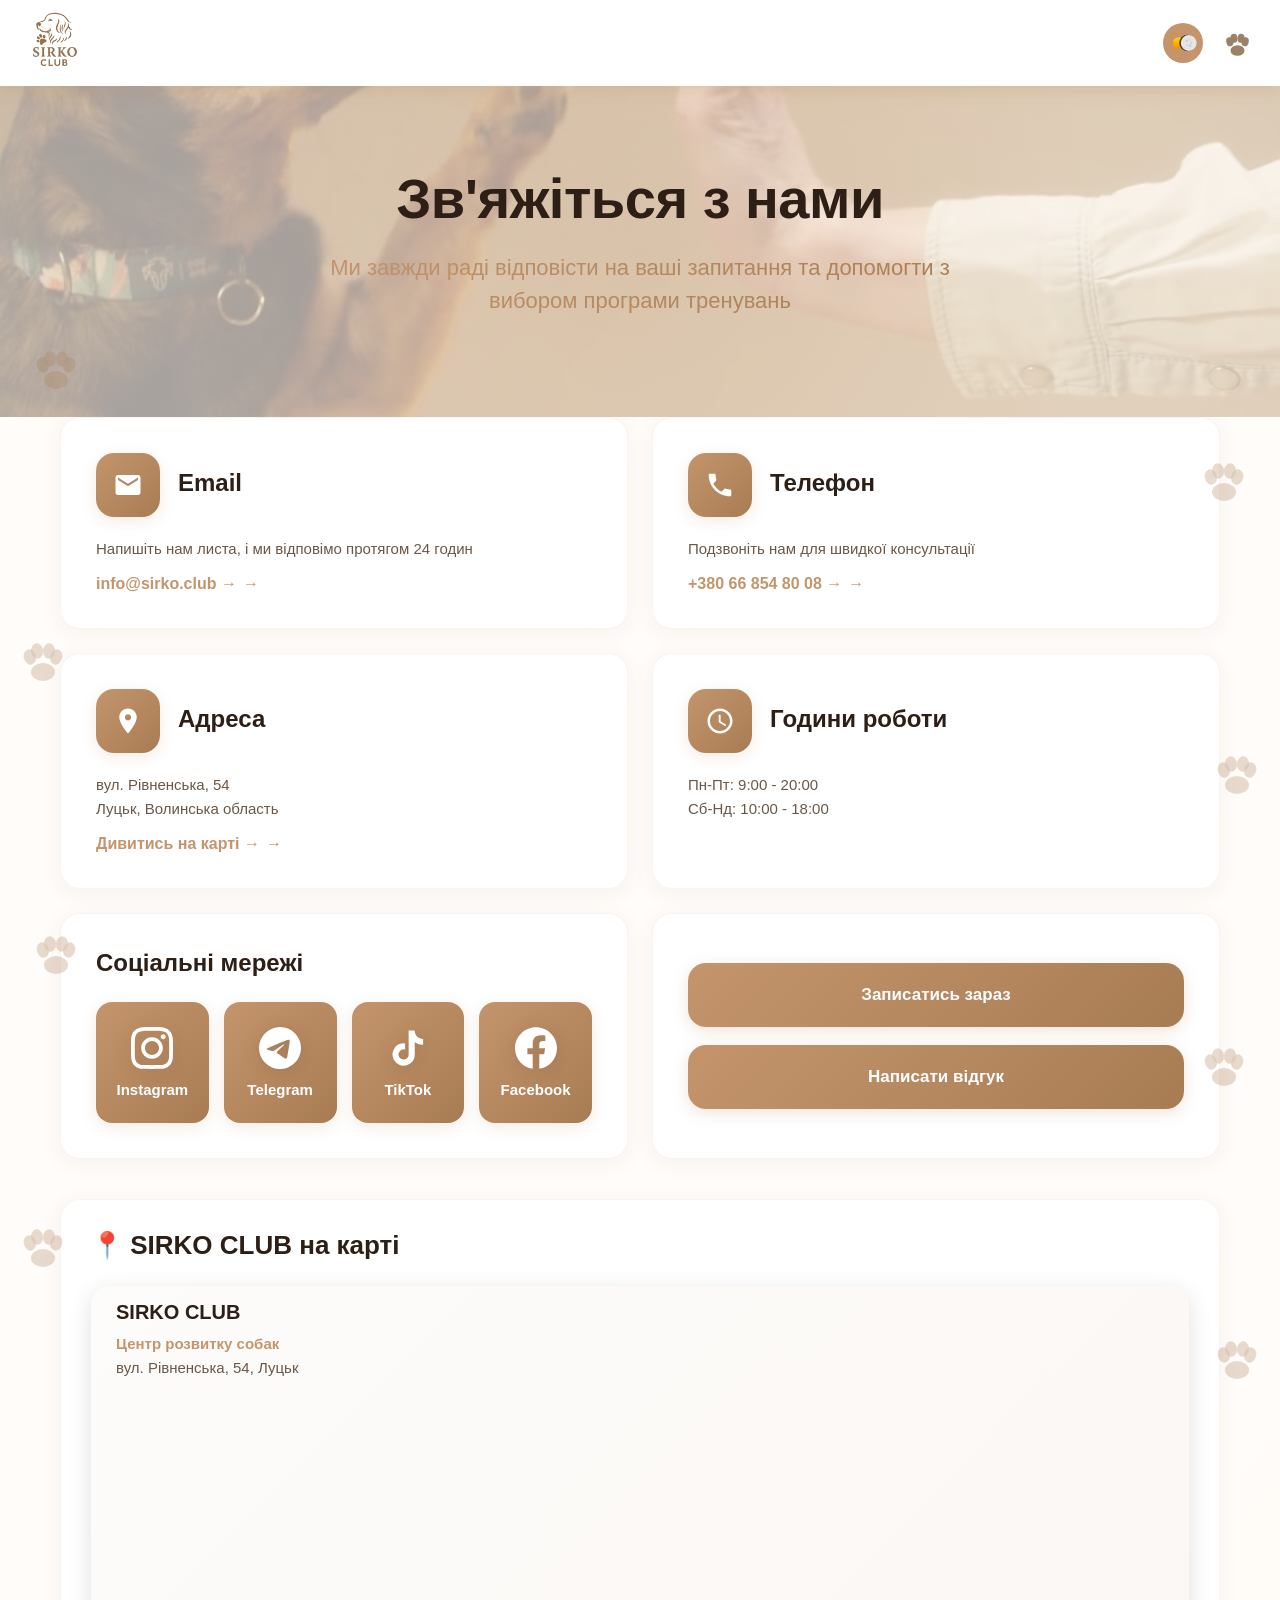
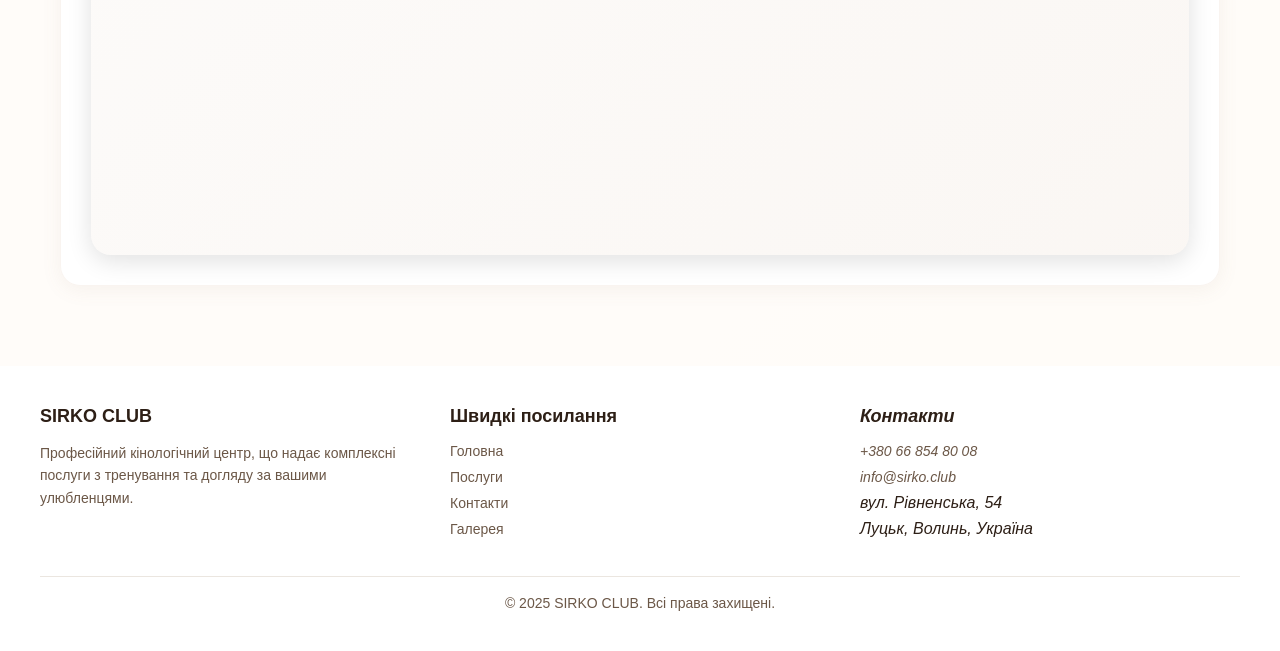
<file: contact.html>
<!DOCTYPE html>
<html lang="uk">

<head>
    <meta charset="UTF-8">
    <meta name="viewport" content="width=device-width, initial-scale=1.0">
    <meta name="description"
        content="SIRKO CLUB - Контакти. Зв'яжіться з нами для консультації та запису на тренування.">
    <meta name="keywords" content="кінологічний центр контакти, дресирування собак Луцьк, зв'язатися">
    <title>SIRKO CLUB - Контакти</title>
    <link rel="stylesheet" href="css/contact.css">
</head>

<body>
    <div class="progress-bar" id="progressBar" role="progressbar" aria-label="Прогрес прокрутки"></div>
    <!-- Декоративні лапки (зліва) -->
    <div class="paw-decoration paw-left-1"></div>
    <div class="paw-decoration paw-left-2"></div>
    <div class="paw-decoration paw-left-3"></div>
    <div class="paw-decoration paw-left-4"></div>

    <!-- Декоративні лапки (справа) -->
    <div class="paw-decoration paw-right-1"></div>
    <div class="paw-decoration paw-right-2"></div>
    <div class="paw-decoration paw-right-3"></div>
    <div class="paw-decoration paw-right-4"></div>
    <div class="container">
        <!-- Header - без змін -->
        <header role="banner">
            <a href="index.html" class="logo">
                <img src="img/photo_2025-12-12_22-22-34-Photoroom.png" width="80px" height="80px">
            </a>
            <nav class="header-controls">
                <button class="theme-toggle" id="themeToggle" aria-label="Змінити тему">
                    <svg class="theme-icon" width="40" height="40" viewBox="0 0 200 200" fill="none"
                        xmlns="http://www.w3.org/2000/svg">
                        <defs>
                            <linearGradient id="sunGradient" x1="0%" y1="0%" x2="0%" y2="100%">
                                <stop offset="0%" style="stop-color:#FFD700;stop-opacity:1" />
                                <stop offset="100%" style="stop-color:#FF8C00;stop-opacity:1" />
                            </linearGradient>
                        </defs>
                        <circle cx="70" cy="100" r="38" fill="url(#sunGradient)" />
                        <rect x="67" y="25" width="6" height="20" rx="3" fill="#FF8C00" />
                        <rect x="105" y="45" width="6" height="20" rx="3" fill="#FF8C00"
                            transform="rotate(45 108 55)" />
                        <rect x="130" y="97" width="20" height="6" rx="3" fill="#FF8C00" />
                        <rect x="105" y="135" width="6" height="20" rx="3" fill="#FF8C00"
                            transform="rotate(-45 108 145)" />
                        <rect x="67" y="155" width="6" height="20" rx="3" fill="#FF8C00" />
                        <rect x="29" y="135" width="6" height="20" rx="3" fill="#FF8C00"
                            transform="rotate(45 32 145)" />
                        <rect x="20" y="97" width="20" height="6" rx="3" fill="#FF8C00" />
                        <rect x="29" y="45" width="6" height="20" rx="3" fill="#FF8C00" transform="rotate(-45 32 55)" />
                        <circle cx="130" cy="100" r="55" fill="#3d2f22" />
                        <circle cx="138" cy="100" r="53" fill="#E5E5E5" />
                        <circle cx="125" cy="85" r="8" fill="#C8C8C8" opacity="0.7" />
                        <circle cx="145" cy="78" r="5" fill="#C8C8C8" opacity="0.7" />
                        <circle cx="155" cy="100" r="6" fill="#C8C8C8" opacity="0.7" />
                        <circle cx="148" cy="118" r="9" fill="#C8C8C8" opacity="0.7" />
                        <circle cx="128" cy="115" r="5" fill="#C8C8C8" opacity="0.7" />
                        <circle cx="160" cy="90" r="4" fill="#C8C8C8" opacity="0.6" />
                    </svg>
                </button>
                <button class="menu-icon" id="menuToggle" aria-label="Відкрити меню">
                    <svg class="paw-icon" viewBox="0 0 100 100" xmlns="http://www.w3.org/2000/svg">
                        <ellipse cx="50" cy="70" rx="20" ry="15" fill="#9b8266" />
                        <ellipse cx="28" cy="45" rx="10" ry="13" fill="#9b8266" transform="rotate(-15 28 45)" />
                        <ellipse cx="40" cy="35" rx="10" ry="13" fill="#9b8266" transform="rotate(-5 40 35)" />
                        <ellipse cx="60" cy="35" rx="10" ry="13" fill="#9b8266" transform="rotate(5 60 35)" />
                        <ellipse cx="72" cy="45" rx="10" ry="13" fill="#9b8266" transform="rotate(15 72 45)" />
                    </svg>
                </button>
            </nav>
        </header>
        <div class="menu-overlay" id="menuOverlay" aria-hidden="true"></div>
        <nav class="mobile-menu" id="mobileMenu" aria-label="Головна навігація">
            <button class="close-menu-btn" id="closeMenuBtn" aria-label="Закрити меню">
                <img src="img/hr.png" alt="" style="width: 28px; height: 28px; object-fit: contain;">
            </button>
            <ul class="menu-links" role="list">
                <li><a href="index.html">Головна</a></li>
                <li><a href="services.html">Послуги</a></li>
                <li><a href="contact.html">Контакти</a></li>
            </ul>
        </nav>


        <main>
            <!-- Hero секція -->
            <section class="contacts-hero">
                <video class="hero-video" autoplay muted loop playsinline>
                    <source src="img/video/135025-760679997_small.webm" type="video/webm">
                    <source src="img/video/135025-760679997_small.mp4" type="video/mp4">
                    Your browser does not support the video tag.
                </video>
                <h1>Зв'яжіться з нами</h1>
                <p>Ми завжди раді відповісти на ваші запитання та допомогти з вибором програми тренувань</p>
            </section>

            <!-- Основний контент -->
            <div class="contacts-content">
                <!-- Перший рядок: Email та Телефон -->
                <div class="contact-row">
                    <!-- Email Card -->
                    <article class="contact-card">
                        <div class="contact-card-header">
                            <div class="contact-icon">
                                <svg width="30" height="30" viewBox="0 0 24 24" fill="white">
                                    <path
                                        d="M20 4H4c-1.1 0-1.99.9-1.99 2L2 18c0 1.1.9 2 2 2h16c1.1 0 2-.9 2-2V6c0-1.1-.9-2-2-2zm0 4l-8 5-8-5V6l8 5 8-5v2z" />
                                </svg>
                            </div>
                            <div>
                                <h3>Email</h3>
                            </div>
                        </div>
                        <div class="contact-card-content">
                            <p>Напишіть нам листа, і ми відповімо протягом 24 годин</p>
                            <a href="mailto:info@sirko.club" class="contact-link">
                                info@sirko.club  →
                            </a>
                        </div>
                    </article>

                    <!-- Phone Card -->
                    <article class="contact-card">
                        <div class="contact-card-header">
                            <div class="contact-icon">
                                <svg width="30" height="30" viewBox="0 0 24 24" fill="white">
                                    <path
                                        d="M6.62 10.79c1.44 2.83 3.76 5.14 6.59 6.59l2.2-2.2c.27-.27.67-.36 1.02-.24 1.12.37 2.33.57 3.57.57.55 0 1 .45 1 1V20c0 .55-.45 1-1 1-9.39 0-17-7.61-17-17 0-.55.45-1 1-1h3.5c.55 0 1 .45 1 1 0 1.25.2 2.45.57 3.57.11.35.03.74-.25 1.02l-2.2 2.2z" />
                                </svg>
                            </div>
                            <div>
                                <h3>Телефон</h3>
                            </div>
                        </div>
                        <div class="contact-card-content">
                            <p>Подзвоніть нам для швидкої консультації</p>
                            <a href="tel:+380 66 854 80 08" class="contact-link">
                                +380 66 854 80 08 →
                            </a>
                        </div>
                    </article>
                </div>

                <!-- Другий рядок: Адреса та Години роботи -->
                <div class="contact-row">
                    <!-- Address Card -->
                    <article class="contact-card">
                        <div class="contact-card-header">
                            <div class="contact-icon">
                                <svg width="30" height="30" viewBox="0 0 24 24" fill="white">
                                    <path
                                        d="M12 2C8.13 2 5 5.13 5 9c0 5.25 7 13 7 13s7-7.75 7-13c0-3.87-3.13-7-7-7zm0 9.5c-1.38 0-2.5-1.12-2.5-2.5s1.12-2.5 2.5-2.5 2.5 1.12 2.5 2.5-1.12 2.5-2.5 2.5z" />
                                </svg>
                            </div>
                            <div>
                                <h3>Адреса</h3>
                            </div>
                        </div>
                        <div class="contact-card-content">
                            <p>вул. Рівненська, 54<br>Луцьк, Волинська область</p>
                            <a href="https://maps.google.com/maps?q=SIRKO%20club,%20Рівненська%20вулиця,%2054,%20Луцьк"
                                target="_blank" class="contact-link">
                                Дивитись на карті →
                            </a>
                        </div>
                    </article>

                    <!-- Working Hours Card -->
                    <article class="contact-card">
                        <div class="contact-card-header">
                            <div class="contact-icon">
                                <svg width="30" height="30" viewBox="0 0 24 24" fill="white">
                                    <path
                                        d="M11.99 2C6.47 2 2 6.48 2 12s4.47 10 9.99 10C17.52 22 22 17.52 22 12S17.52 2 11.99 2zM12 20c-4.42 0-8-3.58-8-8s3.58-8 8-8 8 3.58 8 8-3.58 8-8 8zm.5-13H11v6l5.25 3.15.75-1.23-4.5-2.67z" />
                                </svg>
                            </div>
                            <div>
                                <h3>Години роботи</h3>
                            </div>
                        </div>
                        <div class="contact-card-content">
                            <p>Пн-Пт: 9:00 - 20:00<br>
                                Сб-Нд: 10:00 - 18:00</p>
                        </div>
                    </article>
                </div>

                <!-- Третій рядок: Соціальні мережі та Кнопки дій -->
                <div class="bottom-section">
                    <!-- Соціальні мережі (зліва) -->
                    <aside class="social-links-section">
                        <h3>Соціальні мережі</h3>
                        <div class="social-grid">
                            <a href="https://www.instagram.com/lutsk.kinolog?igsh=MTYwcnB3Nm44OXVwNA==" target="_blank"
                                rel="noopener noreferrer" class="social-card">
                                <svg width="40" height="40" viewBox="0 0 24 24" fill="white"
                                    xmlns="http://www.w3.org/2000/svg">
                                    <path
                                        d="M12 2.163c3.204 0 3.584.012 4.85.07 3.252.148 4.771 1.691 4.919 4.919.058 1.265.069 1.645.069 4.849 0 3.205-.012 3.584-.069 4.849-.149 3.225-1.664 4.771-4.919 4.919-1.266.058-1.644.07-4.85.07-3.204 0-3.584-.012-4.849-.07-3.26-.149-4.771-1.699-4.919-4.92-.058-1.265-.07-1.644-.07-4.849 0-3.204.013-3.583.07-4.849.149-3.227 1.664-4.771 4.919-4.919 1.266-.057 1.645-.069 4.849-.069zm0-2.163c-3.259 0-3.667.014-4.947.072-4.358.2-6.78 2.618-6.98 6.98-.059 1.281-.073 1.689-.073 4.948 0 3.259.014 3.668.072 4.948.2 4.358 2.618 6.78 6.98 6.98 1.281.058 1.689.072 4.948.072 3.259 0 3.668-.014 4.948-.072 4.354-.2 6.782-2.618 6.979-6.98.059-1.28.073-1.689.073-4.948 0-3.259-.014-3.667-.072-4.947-.196-4.354-2.617-6.78-6.979-6.98-1.281-.059-1.69-.073-4.949-.073zm0 5.838c-3.403 0-6.162 2.759-6.162 6.162s2.759 6.163 6.162 6.163 6.162-2.759 6.162-6.163c0-3.403-2.759-6.162-6.162-6.162zm0 10.162c-2.209 0-4-1.79-4-4 0-2.209 1.791-4 4-4s4 1.791 4 4c0 2.21-1.791 4-4 4zm6.406-11.845c-.796 0-1.441.645-1.441 1.44s.645 1.44 1.441 1.44c.795 0 1.439-.645 1.439-1.44s-.644-1.44-1.439-1.44z" />
                                </svg>
                                <span>Instagram</span>
                            </a>

                            <a href="https://t.me/Pracontanaaa" target="_blank" rel="noopener noreferrer"
                                class="social-card">
                                <svg width="40" height="40" viewBox="0 0 24 24" fill="white"
                                    xmlns="http://www.w3.org/2000/svg">
                                    <path
                                        d="M11.944 0A12 12 0 0 0 0 12a12 12 0 0 0 12 12 12 12 0 0 0 12-12A12 12 0 0 0 12 0a12 12 0 0 0-.056 0zm4.962 7.224c.1-.002.321.023.465.14a.506.506 0 0 1 .171.325c.016.093.036.306.02.472-.18 1.898-.962 6.502-1.36 8.627-.168.9-.499 1.201-.82 1.23-.696.065-1.225-.46-1.9-.902-1.056-.693-1.653-1.124-2.678-1.8-1.185-.78-.417-1.21.258-1.91.177-.184 3.247-2.977 3.307-3.23.007-.032.014-.15-.056-.212s-.174-.041-.249-.024c-.106.024-1.793 1.14-5.061 3.345-.48.33-.913.49-1.302.48-.428-.008-1.252-.241-1.865-.44-.752-.245-1.349-.374-1.297-.789.027-.216.325-.437.893-.663 3.498-1.524 5.83-2.529 6.998-3.014 3.332-1.386 4.025-1.627 4.476-1.635z" />
                                </svg>
                                <span>Telegram</span>
                            </a>

                            <a href="https://www.tiktok.com/@sirko.club?_r=1&_t=ZM-92Ig7ONDnJI" target="_blank"
                                rel="noopener noreferrer" class="social-card">
                                <svg width="40" height="40" viewBox="0 0 24 24" fill="white"
                                    xmlns="http://www.w3.org/2000/svg">
                                    <path
                                        d="M19.59 6.69a4.83 4.83 0 0 1-3.77-4.25V2h-3.45v13.67a2.89 2.89 0 0 1-5.2 1.74 2.89 2.89 0 0 1 2.31-4.64 2.93 2.93 0 0 1 .88.13V9.4a6.84 6.84 0 0 0-1-.05A6.33 6.33 0 0 0 5 20.1a6.34 6.34 0 0 0 10.86-4.43v-7a8.16 8.16 0 0 0 4.77 1.52v-3.4a4.85 4.85 0 0 1-1-.1z" />
                                </svg>
                                <span>TikTok</span>
                            </a>

                            <a href="https://www.facebook.com/profile.php?id=61576898876985" target="_blank"
                                rel="noopener noreferrer" class="social-card">
                                <svg width="40" height="40" viewBox="0 0 24 24" fill="white"
                                    xmlns="http://www.w3.org/2000/svg">
                                    <path
                                        d="M24 12.073c0-6.627-5.373-12-12-12s-12 5.373-12 12c0 5.99 4.388 10.954 10.125 11.854v-8.385H7.078v-3.47h3.047V9.43c0-3.007 1.792-4.669 4.533-4.669 1.312 0 2.686.235 2.686.235v2.953H15.83c-1.491 0-1.956.925-1.956 1.874v2.25h3.328l-.532 3.47h-2.796v8.385C19.612 23.027 24 18.062 24 12.073z" />
                                </svg>
                                <span>Facebook</span>
                            </a>
                        </div>
                    </aside>

                    <!-- Кнопки дій (справа) -->
                    <div class="action-buttons">
                        <button class="action-btn"
                            onclick="window.location.href='https://docs.google.com/forms/d/e/1FAIpQLSfRU9V35muURrDXWjqPRwVCENJERjDULEuLizLu45C7HAdxSQ/viewform'">Записатись
                            зараз</button>
                        <button class="action-btn" id="openReviewFormBtn">
                            <span>Написати відгук</span>
                        </button>
                    </div>
                </div>

                <!-- Модальне вікно для відгуку -->
                <div class="modal" id="reviewModal">
                    <div class="modal-content">
                        <button class="modal-close" id="closeReviewModal">&times;</button>
                        <div class="review-form">
                            <h3>Написати відгук</h3>
                            <div class="form-success" id="reviewSuccessMessage" style="display: none;">
                                ✓ Дякуємо за ваш відгук! Він буде опублікований після модерації.
                            </div>
                            <form id="reviewForm">
                                <div class="form-group">
                                    <label for="reviewName">Ваше ім'я *</label>
                                    <input type="text" id="reviewName" name="reviewName" required>
                                </div>
                                <div class="form-group">
                                    <label for="reviewText">Ваш відгук *</label>
                                    <textarea id="reviewText" name="reviewText" rows="5"
                                        placeholder="Поділіться вашим досвідом співпраці з нами..." required></textarea>
                                </div>
                                <div class="form-group">
                                    <label>Оцінка</label>
                                    <div class="rating-stars">
                                        <span class="star" data-rating="1">★</span>
                                        <span class="star" data-rating="2">★</span>
                                        <span class="star" data-rating="3">★</span>
                                        <span class="star" data-rating="4">★</span>
                                        <span class="star" data-rating="5">★</span>
                                    </div>
                                    <input type="hidden" id="rating" name="rating" value="5">
                                </div>
                                <button type="submit" class="btn-submit">Відправити відгук</button>
                            </form>
                        </div>
                    </div>
                </div>

                <!-- Карта на всю ширину -->
                <aside class="map-section" aria-labelledby="location-title">
                    <h3 id="location-title">📍 SIRKO CLUB на карті</h3>

                    <div class="map-container">
                        <div class="map-info">
                            <h4>SIRKO CLUB</h4>
                            <p><strong>Центр розвитку собак</strong><br>
                                вул. Рівненська, 54, Луцьк</p>
                        </div>

                        <iframe
                            src="https://maps.google.com/maps?q=SIRKO%20club,%20Рівненська%20вулиця,%2054,%20Луцьк&t=&z=16&ie=UTF8&iwloc=&output=embed"
                            width="100%" height="450" frameborder="0" style="border:0; display: block;"
                            allowfullscreen="" loading="lazy" referrerpolicy="no-referrer-when-downgrade">
                        </iframe>
                    </div>
                </aside>
            </div>
        </main>

        <!-- Footer - без змін -->
        <footer role="contentinfo">
            <div class="footer-content">
                <div class="footer-section">
                    <h4>SIRKO CLUB</h4>
                    <p>Професійний кінологічний центр, що надає комплексні послуги з тренування та догляду за вашими
                        улюбленцями.</p>
                </div>
                <nav class="footer-section" aria-label="Швидкі посилання">
                    <h4>Швидкі посилання</h4>
                    <ul class="footer-links">
                        <li><a href="index.html">Головна</a></li>
                        <li><a href="index.html#services">Послуги</a></li>
                        <li><a href="contact.html">Контакти</a></li>
                        <li><a href="index.html#gallery">Галерея</a></li>
                    </ul>
                </nav>
                <address class="footer-section">
                    <h4>Контакти</h4>
                    <ul class="footer-links">
                        <li><a href="tel:+38066 854 80 08">+380 66 854 80 08</a></li>
                        <li><a href="mailto:info@sirko.club">info@sirko.club</a></li>
                        <li>вул. Рівненська, 54</li>
                        <li>Луцьк, Волинь, Україна</li>
                    </ul>
                </address>
            </div>
            <div class="footer-bottom">
                © 2025 SIRKO CLUB. Всі права захищені.
            </div>
        </footer>
    </div>

    <button class="scroll-top" id="scrollTop" aria-label="Прокрутити вгору">↑</button>

    <script src="js/contact.js"></script>
</body>


</html>
</file>
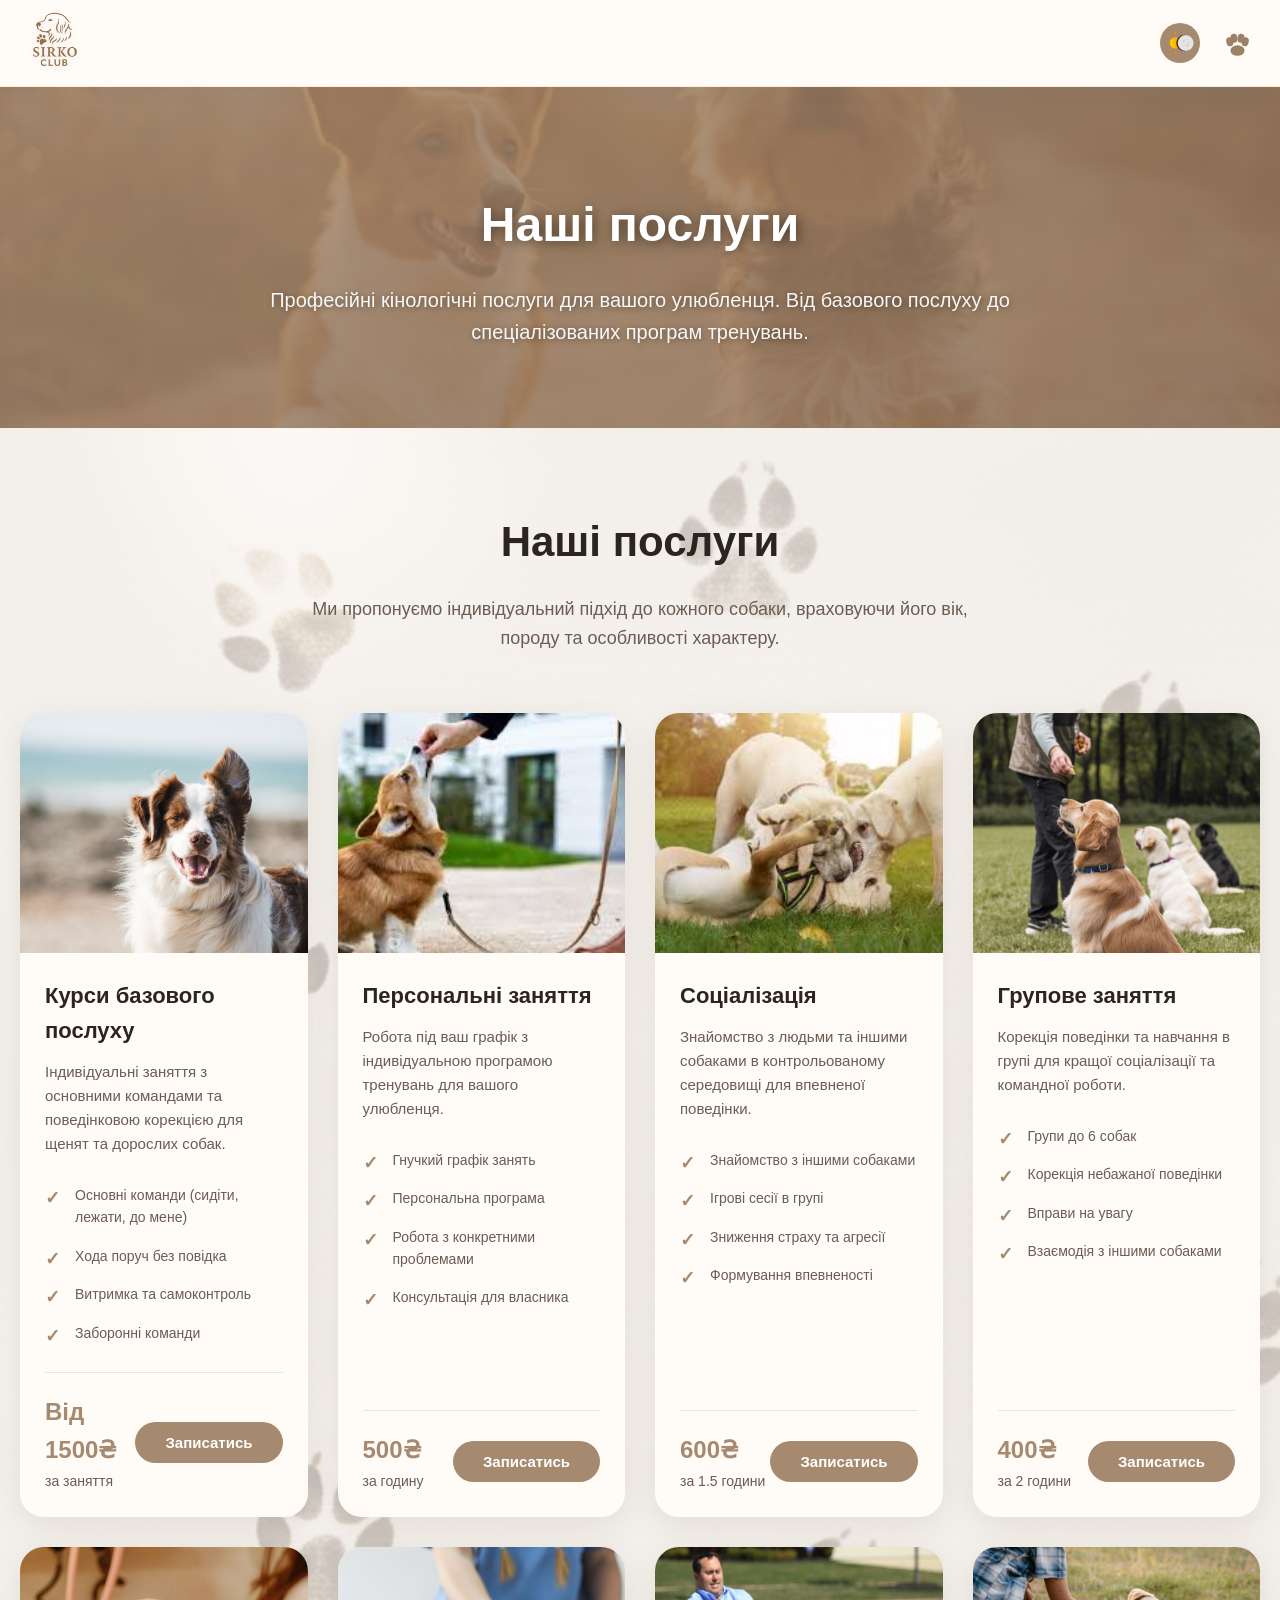
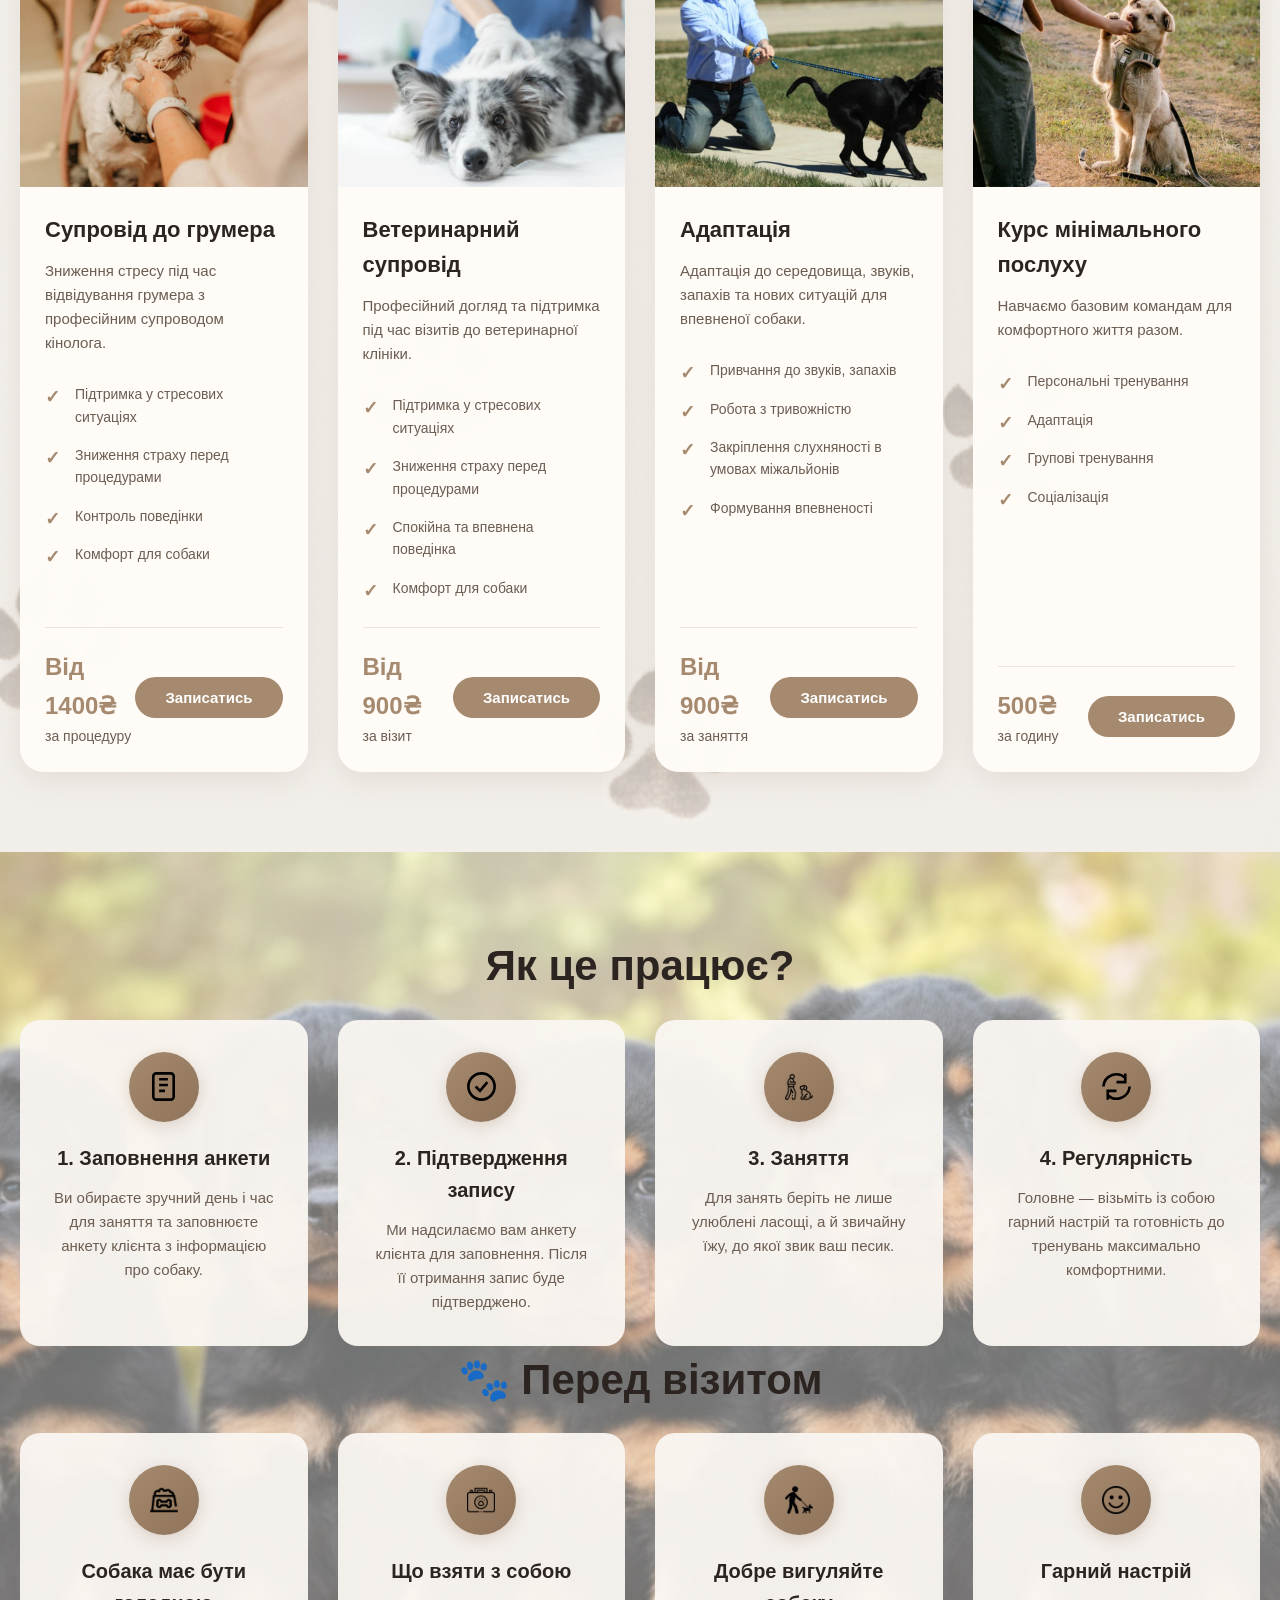
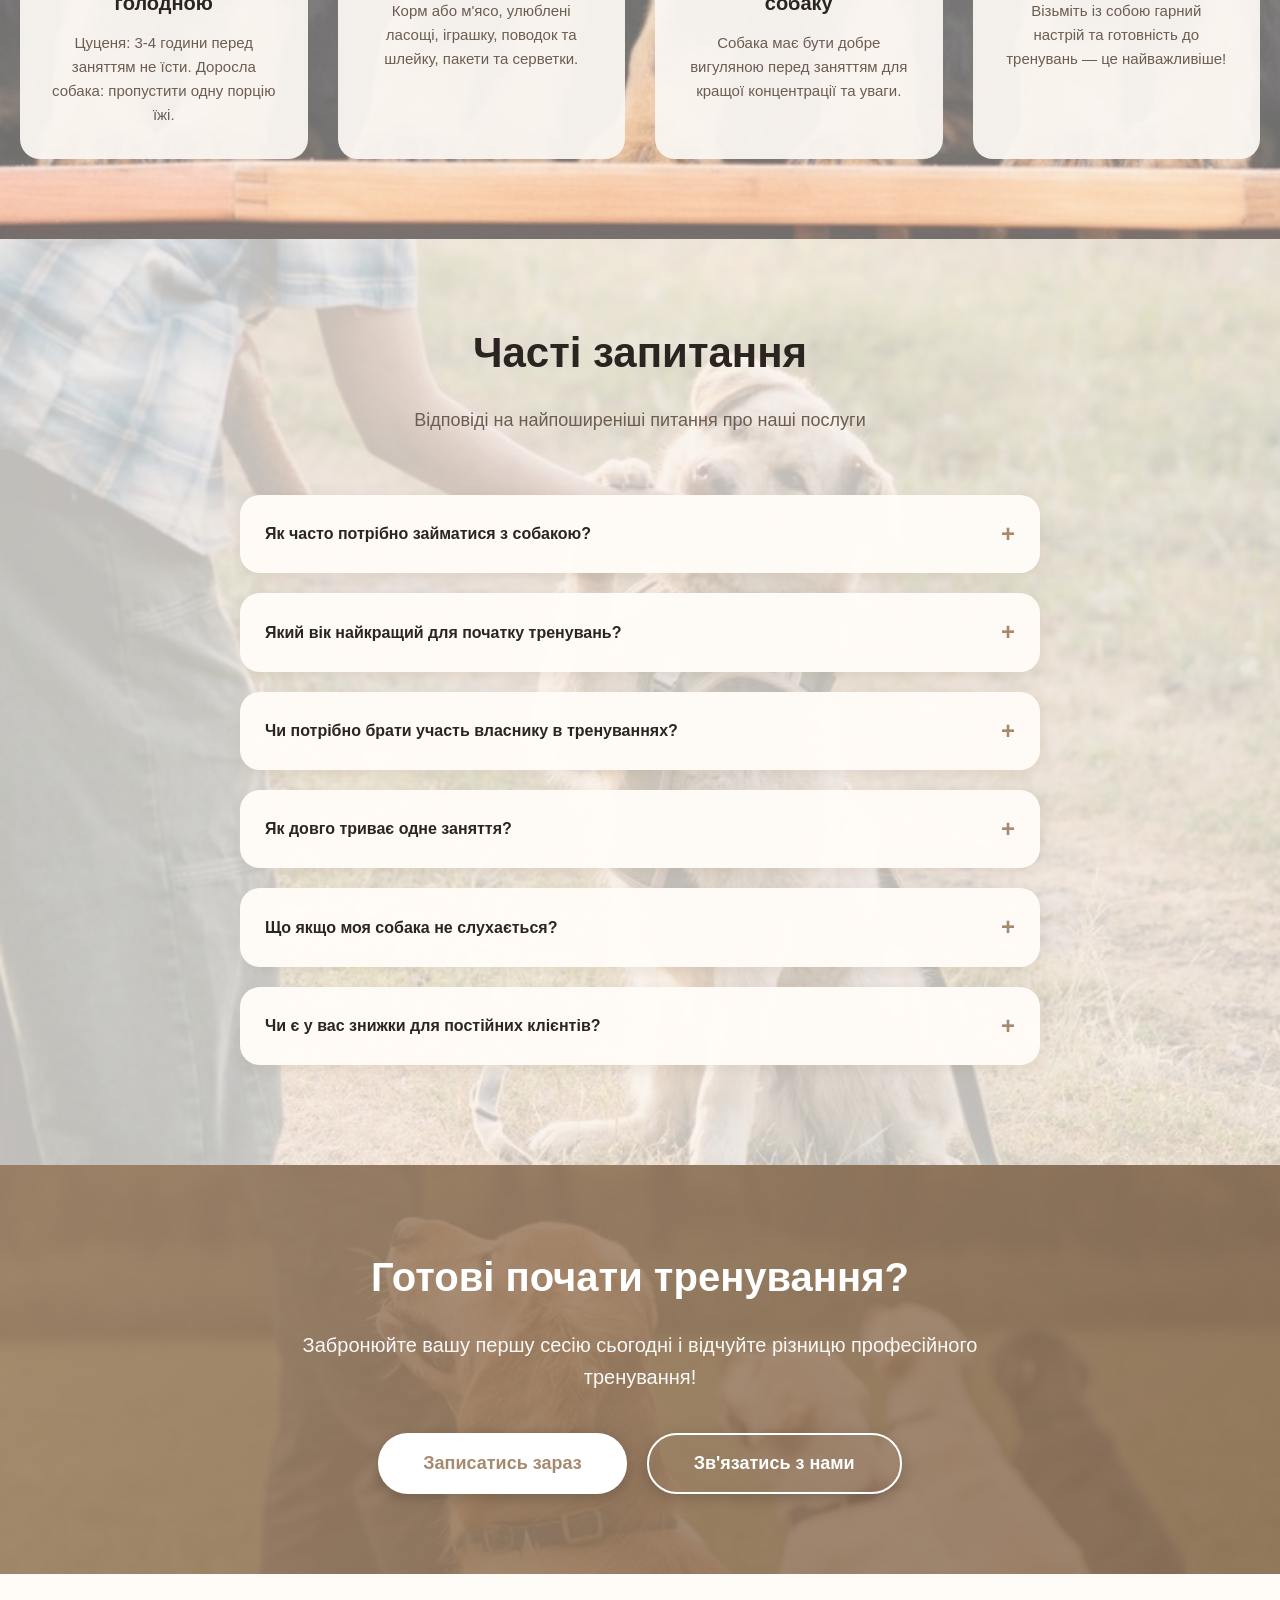
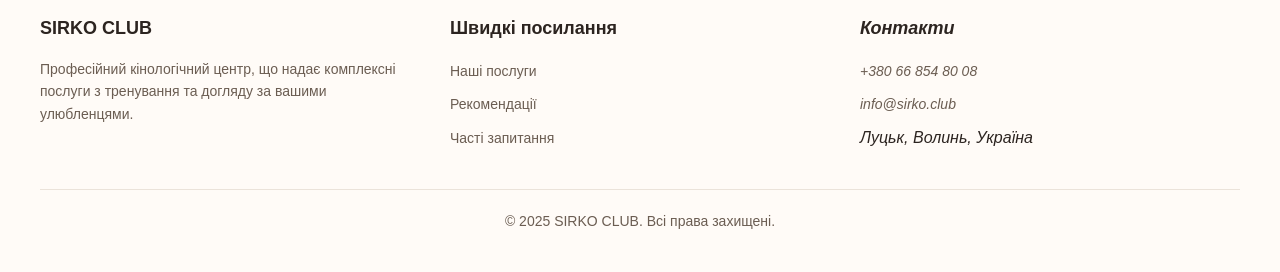
<file: services.html>
<!DOCTYPE html>
<html lang="uk">
<head>
  <meta charset="UTF-8">
  <meta name="viewport" content="width=device-width, initial-scale=1.0">
  <meta name="description" content="Професійні кінологічні послуги у Луцьку. Базовий послух, соціалізація, групові заняття, адаптація та індивідуальні тренування для собак всіх порід та віку.">
  <meta name="keywords" content="кінолог Луцьк, дресирування собак, тренування собак, курси послуху, соціалізація собак, групові заняття">
  <meta property="og:title" content="SIRKO CLUB - Професійні кінологічні послуги у Луцьку">
  <meta property="og:description" content="Індивідуальний підхід до кожного собаки. Від базового послуху до спеціалізованих програм тренувань.">
  <meta property="og:type" content="website">
  <meta property="og:image" content="img/light.png">
  <title>SIRKO CLUB - Послуги</title>
  <link rel="stylesheet" href="css/services.css">
</head>
<body>
  <div class="container">
    <header>
      <div class="logo">
        <img src="img/light.png" alt="SIRKO CLUB - Логотип кінологічного центру" class="logo-img" id="logoImg"
             onerror="this.style.display='none'; document.getElementById('logoFallback').style.display='flex';">
        <div id="logoFallback" class="logo-fallback" style="display: none;" aria-label="SIRKO CLUB">SC</div>
      </div>
      <nav class="header-controls">
        <button class="theme-toggle" id="themeToggle" aria-label="Змінити тему оформлення">
          <svg class="theme-icon" width="40" height="40" viewBox="0 0 200 200" fill="none" aria-hidden="true">
            <circle cx="70" cy="100" r="38" fill="url(#sunGradient)"/>
            <defs>
              <linearGradient id="sunGradient">
                <stop offset="0%" stop-color="#FFD700"/>
                <stop offset="100%" stop-color="#FF8C00"/>
              </linearGradient>
            </defs>
            <rect x="67" y="25" width="6" height="20" rx="3" fill="#FF8C00"/>
            <rect x="105" y="45" width="6" height="20" rx="3" fill="#FF8C00" transform="rotate(45 108 55)"/>
            <rect x="130" y="97" width="20" height="6" rx="3" fill="#FF8C00"/>
            <rect x="105" y="135" width="6" height="20" rx="3" fill="#FF8C00" transform="rotate(-45 108 145)"/>
            <rect x="67" y="155" width="6" height="20" rx="3" fill="#FF8C00"/>
            <rect x="29" y="135" width="6" height="20" rx="3" fill="#FF8C00" transform="rotate(45 32 145)"/>
            <rect x="20" y="97" width="20" height="6" rx="3" fill="#FF8C00"/>
            <rect x="29" y="45" width="6" height="20" rx="3" fill="#FF8C00" transform="rotate(-45 32 55)"/>
            <circle cx="130" cy="100" r="55" fill="#3d2f22"/>
            <circle cx="138" cy="100" r="53" fill="#E5E5E5"/>
            <circle cx="125" cy="85" r="8" fill="#C8C8C8" opacity="0.7"/>
            <circle cx="145" cy="78" r="5" fill="#C8C8C8" opacity="0.7"/>
            <circle cx="155" cy="100" r="6" fill="#C8C8C8" opacity="0.7"/>
            <circle cx="148" cy="118" r="9" fill="#C8C8C8" opacity="0.7"/>
            <circle cx="128" cy="115" r="5" fill="#C8C8C8" opacity="0.7"/>
            <circle cx="160" cy="90" r="4" fill="#C8C8C8" opacity="0.6"/>
          </svg>
        </button>
        <button class="menu-icon" id="menuToggle" aria-label="Відкрити меню навігації" aria-expanded="false">
          <svg class="paw-icon" viewBox="0 0 100 100" aria-hidden="true">
            <ellipse cx="50" cy="70" rx="20" ry="15" fill="#9b8266"/>
            <ellipse cx="28" cy="45" rx="10" ry="13" fill="#9b8266" transform="rotate(-15 28 45)"/>
            <ellipse cx="40" cy="35" rx="10" ry="13" fill="#9b8266" transform="rotate(-5 40 35)"/>
            <ellipse cx="60" cy="35" rx="10" ry="13" fill="#9b8266" transform="rotate(5 60 35)"/>
            <ellipse cx="72" cy="45" rx="10" ry="13" fill="#9b8266" transform="rotate(15 72 45)"/>
          </svg>
        </button>
      </nav>
    </header>
    <div class="menu-overlay" id="menuOverlay" aria-hidden="true"></div>
    <nav class="mobile-menu" id="mobileMenu" aria-label="Головна навігація">
      <button class="close-menu-btn" id="closeMenuBtn" aria-label="Закрити меню">
        <img src="img/hr.png" alt="" style="width: 28px; height: 28px; object-fit: contain;">
      </button>
      <ul class="menu-links">
        <li><a href="index.html">Головна</a></li>
        <li><a href="services.html" aria-current="page">Послуги</a></li>
        <li><a href="contact.html">Контакти</a></li>
      </ul>
    </nav>

    <main>
      <section class="hero" id="home">
        <div class="hero-content">
          <h1>Наші послуги</h1>
          <p>Професійні кінологічні послуги для вашого улюбленця. Від базового послуху до спеціалізованих програм тренувань.</p>
        </div>
      </section>

      <section class="services-section" id="services">
        <div class="section-inner">
          <h2 class="section-title">Наші послуги</h2>
          <p class="section-subtitle">Ми пропонуємо індивідуальний підхід до кожного собаки, враховуючи його вік, породу та особливості характеру.</p>
          <div class="services-grid">
            
            <article class="service-card">
              <img src="img/1.jpeg" alt="Тренування собаки базовим командам на майданчику" class="service-image" loading="lazy">
              <div class="service-content">
                <h3 class="service-title">Курси базового послуху</h3>
                <p class="service-description">Індивідуальні заняття з основними командами та поведінковою корекцією для щенят та дорослих собак.</p>
                <ul class="service-features">
                  <li>Основні команди (сидіти, лежати, до мене)</li>
                  <li>Хода поруч без повідка</li>
                  <li>Витримка та самоконтроль</li>
                  <li>Заборонні команди</li>
                </ul>
                <div class="service-footer">
                  <div>
                    <div class="service-price">Від 1500₴</div>
                    <div class="service-duration">за заняття</div>
                  </div>
                  <button class="btn-book" onclick="window.location.href='https://docs.google.com/forms/d/e/1FAIpQLSfRU9V35muURrDXWjqPRwVCENJERjDULEuLizLu45C7HAdxSQ/viewform'"><span>Записатись</span></button>
                </div>
              </div>
            </article>

            <article class="service-card">
              <img src="img/2.jpeg" alt="Індивідуальне тренування собаки з кінологом" class="service-image" loading="lazy">
              <div class="service-content">
                <h3 class="service-title">Персональні заняття</h3>
                <p class="service-description">Робота під ваш графік з індивідуальною програмою тренувань для вашого улюбленця.</p>
                <ul class="service-features">
                  <li>Гнучкий графік занять</li>
                  <li>Персональна програма</li>
                  <li>Робота з конкретними проблемами</li>
                  <li>Консультація для власника</li>
                </ul>
                <div class="service-footer">
                  <div>
                    <div class="service-price">500₴</div>
                    <div class="service-duration">за годину</div>
                  </div>
                  <button class="btn-book" onclick="window.location.href='https://docs.google.com/forms/d/e/1FAIpQLSfRU9V35muURrDXWjqPRwVCENJERjDULEuLizLu45C7HAdxSQ/viewform'"><span>Записатись</span></button>
                </div>
              </div>
            </article>

            <article class="service-card">
              <img src="img/3.jpeg" alt="Соціалізація собаки з іншими тваринами" class="service-image" loading="lazy">
              <div class="service-content">
                <h3 class="service-title">Соціалізація</h3>
                <p class="service-description">Знайомство з людьми та іншими собаками в контрольованому середовищі для впевненої поведінки.</p>
                <ul class="service-features">
                  <li>Знайомство з іншими собаками</li>
                  <li>Ігрові сесії в групі</li>
                  <li>Зниження страху та агресії</li>
                  <li>Формування впевненості</li>
                </ul>
                <div class="service-footer">
                  <div>
                    <div class="service-price">600₴</div>
                    <div class="service-duration">за 1.5 години</div>
                  </div>
                  <button class="btn-book" onclick="window.location.href='https://docs.google.com/forms/d/e/1FAIpQLSfRU9V35muURrDXWjqPRwVCENJERjDULEuLizLu45C7HAdxSQ/viewform'"><span>Записатись</span></button>
                </div>
              </div>
            </article>
            
            <article class="service-card">
              <img src="img/4.jpg" alt="Групове тренування собак на майданчику" class="service-image" loading="lazy">
              <div class="service-content">
                <h3 class="service-title">Групове заняття</h3>
                <p class="service-description">Корекція поведінки та навчання в групі для кращої соціалізації та командної роботи.</p>
                <ul class="service-features">
                  <li>Групи до 6 собак</li>
                  <li>Корекція небажаної поведінки</li>
                  <li>Вправи на увагу</li>
                  <li>Взаємодія з іншими собаками</li>
                </ul>
                <div class="service-footer">
                  <div>
                    <div class="service-price">400₴</div>
                    <div class="service-duration">за 2 години</div>
                  </div>
                  <button class="btn-book" onclick="window.location.href='https://docs.google.com/forms/d/e/1FAIpQLSfRU9V35muURrDXWjqPRwVCENJERjDULEuLizLu45C7HAdxSQ/viewform'"><span>Записатись</span></button>
                </div>
              </div>
            </article>

            <article class="service-card">
              <img src="img/5.jpg" alt="Кінолог супроводжує собаку до грумера" class="service-image" loading="lazy">
              <div class="service-content">
                <h3 class="service-title">Супровід до грумера</h3>
                <p class="service-description">Зниження стресу під час відвідування грумера з професійним супроводом кінолога.</p>
                <ul class="service-features">
                  <li>Підтримка у стресових ситуаціях</li>
                  <li>Зниження страху перед процедурами</li>
                  <li>Контроль поведінки</li>
                  <li>Комфорт для собаки</li>
                </ul>
                <div class="service-footer">
                  <div>
                    <div class="service-price">Від 1400₴</div>
                    <div class="service-duration">за процедуру</div>
                  </div>
                  <button class="btn-book" onclick="window.location.href='https://docs.google.com/forms/d/e/1FAIpQLSfRU9V35muURrDXWjqPRwVCENJERjDULEuLizLu45C7HAdxSQ/viewform'"><span>Записатись</span></button>
                </div>
              </div>
            </article>

            <article class="service-card">
              <img src="img/6.jpg" alt="Супровід собаки до ветеринарної клініки" class="service-image" loading="lazy">
              <div class="service-content">
                <h3 class="service-title">Ветеринарний супровід</h3>
                <p class="service-description">Професійний догляд та підтримка під час візитів до ветеринарної клініки.</p>
                <ul class="service-features">
                  <li>Підтримка у стресових ситуаціях</li>
                  <li>Зниження страху перед процедурами</li>
                  <li>Спокійна та впевнена поведінка</li>
                  <li>Комфорт для собаки</li>
                </ul>
                <div class="service-footer">
                  <div>
                    <div class="service-price">Від 900₴</div>
                    <div class="service-duration">за візит</div>
                  </div>
                  <button class="btn-book" onclick="window.location.href='https://docs.google.com/forms/d/e/1FAIpQLSfRU9V35muURrDXWjqPRwVCENJERjDULEuLizLu45C7HAdxSQ/viewform'"><span>Записатись</span></button>
                </div>
              </div>
            </article>

            <article class="service-card">
              <img src="img/7.jpeg" alt="Адаптація собаки до нового середовища" class="service-image" loading="lazy">
              <div class="service-content">
                <h3 class="service-title">Адаптація</h3>
                <p class="service-description">Адаптація до середовища, звуків, запахів та нових ситуацій для впевненої собаки.</p>
                <ul class="service-features">
                  <li>Привчання до звуків, запахів</li>
                  <li>Робота з тривожністю</li>
                  <li>Закріплення слухняності в умовах міжальйонів</li>
                  <li>Формування впевненості</li>
                </ul>
                <div class="service-footer">
                  <div>
                    <div class="service-price">Від 900₴</div>
                    <div class="service-duration">за заняття</div>
                  </div>
                  <button class="btn-book" onclick="window.location.href='https://docs.google.com/forms/d/e/1FAIpQLSfRU9V35muURrDXWjqPRwVCENJERjDULEuLizLu45C7HAdxSQ/viewform'"><span>Записатись</span></button>
                </div>
              </div>
            </article>

            <article class="service-card">
              <img src="img/8.jpg" alt="Курс мінімального послуху для собак" class="service-image" loading="lazy">
              <div class="service-content">
                <h3 class="service-title">Курс мінімального послуху</h3>
                <p class="service-description">Навчаємо базовим командам для комфортного життя разом.</p>
                <ul class="service-features">
                  <li>Персональні тренування</li>
                  <li>Адаптація</li>
                  <li>Групові тренування</li>
                  <li>Соціалізація</li>
                </ul>
                <div class="service-footer">
                  <div>
                    <div class="service-price">500₴</div>
                    <div class="service-duration">за годину</div>
                  </div>
                  <button class="btn-book" onclick="window.location.href='https://docs.google.com/forms/d/e/1FAIpQLSfRU9V35muURrDXWjqPRwVCENJERjDULEuLizLu45C7HAdxSQ/viewform'"><span>Записатись</span></button>
                </div>
              </div>
            </article>
          </div>
        </div>
      </section>


       <div class="info-wrapper">
      <section class="how-it-works-section" id="recomend">
        <div class="section-inner">
          <h2 class="section-title">Як це працює?</h2>
          <div class="info-grid">
            <div class="info-card">
              <div class="info-icon" aria-hidden="true">
                <svg width="48" height="48" viewBox="0 0 24 24" fill="none" stroke="black" stroke-width="1.8">
                  <rect x="5" y="3" width="14" height="18" rx="2"/>
                  <path d="M9 7h6M9 11h6M9 15h4"/>
                </svg>
              </div>
              <h3>1. Заповнення анкети</h3>
              <p>Ви обираєте зручний день і час для заняття та заповнюєте анкету клієнта з інформацією про собаку.</p>
            </div>
            <div class="info-card">
              <div class="info-icon" aria-hidden="true">
                <svg width="48" height="48" viewBox="0 0 24 24" fill="none" stroke="black" stroke-width="1.8">
                  <circle cx="12" cy="12" r="9"/>
                  <path d="M8 12l3 3 5-6"/>
                </svg>
              </div>
              <h3>2. Підтвердження запису</h3>
              <p>Ми надсилаємо вам анкету клієнта для заповнення. Після її отримання запис буде підтверджено.</p>
            </div>
            <div class="info-card">
              <div class="info-icon" aria-hidden="true">
                <img src="img/tr.png" alt="" style="width: 28px; height: 28px; object-fit: contain;">
              </div>
              <h3>3. Заняття</h3>
              <p>Для занять беріть не лише улюблені ласощі, а й звичайну їжу, до якої звик ваш песик.</p>
            </div>
            <div class="info-card">
              <div class="info-icon" aria-hidden="true">
                <svg width="48" height="48" viewBox="0 0 24 24" fill="none" stroke="black" stroke-width="1.8">
                  <path d="M3 12a9 9 0 0 1 15-6M18 3v6h-6M21 12a9 9 0 0 1-15 6M6 21v-6h6"/>
                </svg>
              </div>
              <h3>4. Регулярність</h3>
              <p>Головне — візьміть із собою гарний настрій та готовність до тренувань максимально комфортними.</p>
            </div>
          </div>
        </div>
      </section> 
         
      <section class="before-visit-section">
        <div class="section-inner">
          <h2 class="section-title">🐾 Перед візитом</h2>
          <div class="info-grid">
            <div class="info-card">
              <div class="info-icon" aria-hidden="true">
                <img src="img/mu.png" alt="" style="width: 28px; height: 28px; object-fit: contain;">
              </div>
              <h3>Собака має бути голодною</h3>
              <p>Цуценя: 3-4 години перед заняттям не їсти. Доросла собака: пропустити одну порцію їжі.</p>
            </div>
            <div class="info-card">
              <div class="info-icon" aria-hidden="true">
                <img src="img/re.png" alt="" style="width: 28px; height: 28px; object-fit: contain;">
              </div>
              <h3>Що взяти з собою</h3>
              <p>Корм або м'ясо, улюблені ласощі, іграшку, поводок та шлейку, пакети та серветки.</p>
            </div>
            <div class="info-card">
              <div class="info-icon" aria-hidden="true">
                <img src="img/sob.png" alt="" style="width: 28px; height: 28px; object-fit: contain;">
              </div>
              <h3>Добре вигуляйте собаку</h3>
              <p>Собака має бути добре вигуляною перед заняттям для кращої концентрації та уваги.</p>
            </div>
            <div class="info-card">
              <div class="info-icon" aria-hidden="true">
                <img src="img/sm.png" alt="" style="width: 28px; height: 28px; object-fit: contain;">
              </div>
              <h3>Гарний настрій</h3>
              <p>Візьміть із собою гарний настрій та готовність до тренувань — це найважливіше!</p>
            </div>
          </div>
        </div>
      </section>
      </div>

    
      <section class="faq-section" id="question">
        <div class="section-inner">
          <h2 class="section-title">Часті запитання</h2>
          <p class="section-subtitle">Відповіді на найпоширеніші питання про наші послуги</p>
          <div class="faq-container">
            <div class="faq-item">
              <div class="faq-question" role="button" tabindex="0" aria-expanded="false">Як часто потрібно займатися з собакою?</div>
              <div class="faq-answer">Для найкращих результатів рекомендуємо займатися 2-3 рази на тиждень. Це дозволить собаці закріпити навички та поступово прогресувати в навчанні.</div>
            </div>
            <div class="faq-item">
              <div class="faq-question" role="button" tabindex="0" aria-expanded="false">Який вік найкращий для початку тренувань?</div>
              <div class="faq-answer">Тренування можна починати з 3-місячного віку. Щенята швидко засвоюють нову інформацію, але і дорослих собак можна навчити будь-яким командам.</div>
            </div>
            <div class="faq-item">
              <div class="faq-question" role="button" tabindex="0" aria-expanded="false">Чи потрібно брати участь власнику в тренуваннях?</div>
              <div class="faq-answer">Так, обов'язково. Ми навчаємо не лише собаку, а й власника, щоб ви могли продовжувати тренування вдома та підтримувати результати.</div>
            </div>
            <div class="faq-item">
              <div class="faq-question" role="button" tabindex="0" aria-expanded="false">Як довго триває одне заняття?</div>
              <div class="faq-answer">Тривалість залежить від типу послуги: індивідуальні заняття — 1 година, групові — 1.5-2 години, соціалізація — 1.5 години.</div>
            </div>
            <div class="faq-item">
              <div class="faq-question" role="button" tabindex="0" aria-expanded="false">Що якщо моя собака не слухається?</div>
              <div class="faq-answer">Не хвилюйтесь! Ми працюємо з собаками будь-якого рівня підготовки. Наші кінологи знайдуть індивідуальний підхід до вашого улюбленця.</div>
            </div>
            <div class="faq-item">
              <div class="faq-question" role="button" tabindex="0" aria-expanded="false">Чи є у вас знижки для постійних клієнтів?</div>
              <div class="faq-answer">Так, ми пропонуємо знижки при купівлі пакету занять, а також маємо програму лояльності для наших постійних клієнтів.</div>
            </div>
          </div>
        </div>
      </section>


      <section class="cta-section" id="contact">
        <h2>Готові почати тренування?</h2>
        <p>Забронюйте вашу першу сесію сьогодні і відчуйте різницю професійного тренування!</p>
        <div class="cta-buttons">
          <button class="btn-large" onclick="window.location.href='https://docs.google.com/forms/d/e/1FAIpQLSfRU9V35muURrDXWjqPRwVCENJERjDULEuLizLu45C7HAdxSQ/viewform'"><span>Записатись зараз</span></button>
          <button class="btn-large btn-outline" onclick="window.location.href='https://t.me/Pracontanaaa'"><span>Зв'язатись з нами</span></button>
        </div>
      </section>
    </main>


    <footer>
      <div class="footer-content">
        <div class="footer-section">
          <h4>SIRKO CLUB</h4>
          <p style="color: var(--text-secondary); font-size: 14px; line-height: 1.6;">Професійний кінологічний центр, що надає комплексні послуги з тренування та догляду за вашими улюбленцями.</p>
        </div>
        <nav class="footer-section" aria-label="Додаткова навігація">
          <h4>Швидкі посилання</h4>
          <ul class="footer-links">
            <li><a href="#home">Наші послуги</a></li>
            <li><a href="#recomend">Рекомендації</a></li>
            <li><a href="#question">Часті запитання</a></li>
          </ul>
        </nav>
        <address class="footer-section">
          <h4>Контакти</h4>
          <ul class="footer-links">
            <li><a href="tel:+380 66 854 80 08">+380 66 854 80 08</a></li>
            <li><a href="mailto:info@sirko.club">info@sirko.club</a></li>
            <li>Луцьк, Волинь, Україна</li>
          </ul>
        </address>
      </div>
      <div class="footer-bottom">
        © 2025 SIRKO CLUB. Всі права захищені.
      </div>
    </footer>
  </div>

  <button class="scroll-top" id="scrollTop">↑</button>
<script src="js/services.js"></script>
  
</body>
</html>
</file>
<file: css/contact.css>
/* Базові стилі  */
* {
    margin: 0;
    padding: 0;
    box-sizing: border-box;
}

:root {
    --bg-primary: linear-gradient(135deg, #fef8f3 0%, #f5ebe3 100%);
    --bg-secondary: rgba(255, 252, 249, 0.98);
    --bg-card: rgba(255, 255, 255, 0.95);
    --text-primary: #2d1f16;
    --text-secondary: #6b5747;
    --accent: #c4956c;
    --accent-hover: #a87c53;
    --shadow: rgba(100, 80, 60, 0.12);
    --transition: all 0.3s ease;
}

[data-theme="dark"] {
    --bg-primary: linear-gradient(135deg, #2c2416 0%, #1a1612 100%);
    --bg-secondary: #1f1c18;
    --bg-card: #2a2520;
    --text-primary: #e8e8e8;
    --text-secondary: #b8b8b8;
    --accent: #b8956f;
    --accent-hover: #a38560;
    --shadow: rgba(0, 0, 0, 0.3);
}

html {
    scroll-behavior: smooth;
    overflow-x: hidden;
    max-width: 100vw;
}

body {
    font-family: 'Segoe UI', Tahoma, Geneva, Verdana, sans-serif;
    background: var(--bg-primary);
    color: var(--text-primary);
    transition: var(--transition);
    overflow-x: hidden;
    max-width: 100vw;
    width: 100%;
    position: relative;
    -webkit-font-smoothing: antialiased;
    -moz-osx-font-smoothing: grayscale;
}

.container {
    max-width: 100vw;
    width: 100%;
    margin: 0 auto;
    background: var(--bg-secondary);
    min-height: 100vh;
    position: relative;
    overflow-x: hidden;
}

/* Декоративні лапки */
.paw-decoration {
    position: absolute;
    width: 40px;
    height: 40px;
    opacity: 0;
    z-index: 1;
    pointer-events: none;
    background-image: url('data:image/svg+xml;utf8,<svg viewBox="0 0 100 100" xmlns="http://www.w3.org/2000/svg"><ellipse cx="50" cy="70" rx="20" ry="15" fill="%23a87c53" opacity="0.6"/><ellipse cx="28" cy="45" rx="10" ry="13" fill="%23a87c53" opacity="0.6" transform="rotate(-15 28 45)"/><ellipse cx="40" cy="35" rx="10" ry="13" fill="%23a87c53" opacity="0.6" transform="rotate(-5 40 35)"/><ellipse cx="60" cy="35" rx="10" ry="13" fill="%23a87c53" opacity="0.6" transform="rotate(5 60 35)"/><ellipse cx="72" cy="45" rx="10" ry="13" fill="%23a87c53" opacity="0.6" transform="rotate(15 72 45)"/></svg>');
    background-size: contain;
    background-repeat: no-repeat;
    animation: pawFadeIn 1s ease-out forwards;
}

/* Лапки зліва*/
.paw-left-1 { 
    left: 2%; 
    top: 15%; 
    animation-delay: 0.5s;
}

.paw-left-2 { 
    left: 1%; 
    top: 28%; 
    animation-delay: 1s;
}

.paw-left-3 { 
    left: 2%; 
    top: 41%; 
    animation-delay: 1.5s; 
}

.paw-left-4 { 
    left: 1%; 
    top: 54%; 
    animation-delay: 2s; 
}

/* Лапки справа */
.paw-right-1 { 
    right: 2%; 
    top: 20%; 
    animation-delay: 0.7s; 
}

.paw-right-2 { 
    right: 1%; 
    top: 33%; 
    animation-delay: 1.2s; 
}

.paw-right-3 { 
    right: 2%; 
    top: 46%; 
    animation-delay: 1.7s; 
}

.paw-right-4 { 
    right: 1%; 
    top: 59%; 
    animation-delay: 2.2s; 
}

@keyframes pawFadeIn {
    0% {
        opacity: 0;
        transform: scale(0.5) rotate(-20deg);
    }
    
    50% {
        opacity: 0.5;
        transform: scale(1.1) rotate(5deg);
    }
    
    100% {
        opacity: 0.45;
        transform: scale(1) rotate(0deg);
    }
}

[data-theme="dark"] .paw-decoration {
    background-image: url('data:image/svg+xml;utf8,<svg viewBox="0 0 100 100" xmlns="http://www.w3.org/2000/svg"><ellipse cx="50" cy="70" rx="20" ry="15" fill="%23b8956f" opacity="0.2"/><ellipse cx="28" cy="45" rx="10" ry="13" fill="%23b8956f" opacity="0.2" transform="rotate(-15 28 45)"/><ellipse cx="40" cy="35" rx="10" ry="13" fill="%23b8956f" opacity="0.2" transform="rotate(-5 40 35)"/><ellipse cx="60" cy="35" rx="10" ry="13" fill="%23b8956f" opacity="0.2" transform="rotate(5 60 35)"/><ellipse cx="72" cy="45" rx="10" ry="13" fill="%23b8956f" opacity="0.2" transform="rotate(15 72 45)"/></svg>');
}

/* Header */
header {
    display: flex;
    justify-content: space-between;
    align-items: center;
    padding: 6px 15px;
    background: var(--bg-card);
    position: sticky;
    top: 0;
    z-index: 97;
    box-shadow: 0 4px 15px rgba(196, 149, 108, 0.3);
}

.logo {
    display: flex;
    align-items: center;
    gap: 8px;
    animation: fadeInLeft 0.6s ease;
    text-decoration: none;
}

.logo img {
    width: 60px;
    height: 60px;
}

.logo-fallback {
    width: 60px;
    height: 60px;
    background: var(--accent);
    border-radius: 50%;
    display: flex;
    align-items: center;
    justify-content: center;
    color: white;
    font-weight: bold;
    font-size: 18px;
    transition: transform 0.3s ease;
}

.logo:hover .logo-fallback {
    transform: scale(1.05) rotate(3deg);
}

.header-controls {
    display: flex;
    align-items: center;
    gap: 12px;
    animation: fadeInRight 0.6s ease;
}

.theme-toggle {
    width: 38px;
    height: 38px;
    border-radius: 50%;
    background: var(--accent);
    border: none;
    cursor: pointer;
    display: flex;
    align-items: center;
    justify-content: center;
    transition: var(--transition);
    position: relative;
    overflow: hidden;
}

.theme-toggle:hover {
    transform: rotate(180deg);
}

.theme-icon {
    width: 28px;
    height: 28px;
    object-fit: contain;
    position: relative;
    z-index: 1;
}

.menu-icon {
    width: 42px;
    height: 42px;
    cursor: pointer;
    position: relative;
    z-index: 101;
    background: none;
    border: none;
    padding: 5px;
    transition: var(--transition);
}

.menu-icon:hover {
    transform: scale(1.1);
}

.menu-icon.active .paw-icon {
    transform: rotate(90deg);
}

.mobile-menu {
    position: fixed;
    top: 0;
    right: -100%;
    width: 280px;
    max-width: 85%;
    height: 100vh;
    background: var(--bg-card);
    box-shadow: -5px 0 25px var(--shadow);
    transition: right 0.4s cubic-bezier(0.4, 0, 0.2, 1);
    z-index: 99;
    padding: 80px 30px 30px;
    overflow-y: auto;
}

.mobile-menu.active {
    right: 0;
}

.menu-overlay {
    position: fixed;
    top: 0;
    left: 0;
    width: 100%;
    height: 100vh;
    background: rgba(0, 0, 0, 0);
    opacity: 0;
    visibility: hidden;
    transition: var(--transition);
    z-index: 98;
    backdrop-filter: blur(4px);
}

.menu-overlay.active {
    opacity: 1;
    visibility: visible;
}

.menu-links {
    list-style: none;
}

.menu-links li {
    margin-bottom: 20px;
    opacity: 0;
    transform: translateX(20px);
    transition: var(--transition);
}

.mobile-menu.active .menu-links li {
    opacity: 1;
    transform: translateX(0);
}

.mobile-menu.active .menu-links li:nth-child(1) { transition-delay: 0.1s; }
.mobile-menu.active .menu-links li:nth-child(2) { transition-delay: 0.15s; }
.mobile-menu.active .menu-links li:nth-child(3) { transition-delay: 0.2s; }

.menu-links a {
    color: var(--text-primary);
    text-decoration: none;
    font-size: 18px;
    font-weight: 500;
    transition: var(--transition);
    display: block;
    padding: 10px 15px 10px 0;
    position: relative;
}

.menu-links a::before {
    content: '🐾';
    position: absolute;
    left: -30px;
    opacity: 0;
    transform: translateX(-10px) rotate(-20deg);
    transition: all 0.4s cubic-bezier(0.68, -0.55, 0.265, 1.55);
    font-size: 16px;
}

.menu-links a::after {
    content: '';
    position: absolute;
    bottom: 0;
    left: 0;
    width: 0;
    height: 2px;
    background: var(--accent);
    transition: width 0.3s ease;
}

.menu-links a:hover::before {
    opacity: 1;
    transform: translateX(0) rotate(0deg);
    left: -25px;
}

.menu-links a:hover::after {
    width: calc(100% - 15px);
}

.menu-links a:hover {
    color: var(--accent);
    padding-left: 5px;
}

.close-menu-btn {
    position: absolute;
    top: 25px;
    right: 25px;
    width: 44px;
    height: 44px;
    background: var(--accent);
    border: none;
    border-radius: 50%;
    cursor: pointer;
    display: flex;
    align-items: center;
    justify-content: center;
    transition: all 0.4s cubic-bezier(0.68, -0.55, 0.265, 1.55);
    box-shadow: 0 4px 12px rgba(166, 138, 111, 0.3);
    z-index: 100;
    padding: 0;
}

.close-menu-btn:hover,
.close-menu-btn:focus {
    background: var(--accent-hover);
    transform: rotate(90deg) scale(1.1);
    box-shadow: 0 6px 18px rgba(166, 138, 111, 0.4);
}

/* Hero секція */
.contacts-hero {
    padding: 60px 15px 40px;
    text-align: center;
    position: relative;
    overflow: hidden;
    background: linear-gradient(135deg, rgba(196, 149, 108, 0.08) 0%, transparent 100%);
    width: 100%;
    max-width: 100vw;
}

.hero-video {
    position: absolute;
    top: 0;
    left: 0;
    width: 100%;
    height: 100%;
    object-fit: cover;
    opacity: 0.35;
    z-index: 0;
}

.contacts-hero::before {
    content: '';
    position: absolute;
    top: 0;
    left: 0;
    right: 0;
    bottom: 0;
    background: radial-gradient(circle at 50% 50%, rgba(196, 149, 108, 0.15) 0%, transparent 70%);
    pointer-events: none;
}

.contacts-hero h1 {
    font-size: 30px;
    color: var(--text-primary);
    margin-bottom: 15px;
    font-weight: 800;
    animation: fadeInUp 0.6s ease;
    letter-spacing: -0.5px;
    position: relative;
    max-width: 100%;
    word-wrap: break-word;
}

.contacts-hero p {
    font-size: 16px;
    color: var(--accent);
    max-width: 700px;
    margin: 0 auto 30px;
    animation: fadeInUp 0.8s ease;
    font-weight: 500;
    line-height: 1.5;
    background: linear-gradient(135deg, var(--accent) 0%, var(--accent-hover) 100%);
    -webkit-background-clip: text;
    -webkit-text-fill-color: transparent;
    background-clip: text;
    position: relative;
    word-wrap: break-word;
}

/*Основний контейнер контенту*/
.contacts-content {
    max-width: 1200px;
    width: 100%;
    margin: 0 auto;
    padding: 0 15px 60px;
    position: relative;
    overflow: hidden;
}

.contacts-content::before {
    content: '';
    position: absolute;
    top: -30px;
    right: -30px;
    width: 150px;
    height: 150px;
    background: radial-gradient(circle, rgba(196, 149, 108, 0.06) 0%, transparent 70%);
    border-radius: 50%;
    pointer-events: none;
    z-index: -1;
}

.contacts-content::after {
    content: '';
    position: absolute;
    bottom: 50px;
    left: -50px;
    width: 200px;
    height: 200px;
    background: radial-gradient(circle, rgba(196, 149, 108, 0.04) 0%, transparent 70%);
    border-radius: 50%;
    pointer-events: none;
    z-index: -1;
}

/* Рядки з картками */
.contact-row {
    display: grid;
    grid-template-columns: 1fr;
    gap: 20px;
    margin-bottom: 20px;
    width: 100%;
    max-width: 100%;
}

/* Нижня секція*/
.bottom-section {
    display: grid;
    grid-template-columns: 1fr;
    gap: 20px;
    margin-bottom: 30px;
    width: 100%;
    max-width: 100%;
}

/* Контактні картки */
.contact-card {
    background: var(--bg-card);
    border-radius: 20px;
    padding: 25px;
    box-shadow: 0 4px 20px rgba(139, 114, 86, 0.08);
    transition: all 0.4s cubic-bezier(0.4, 0, 0.2, 1);
    animation: scaleIn 0.6s ease;
    animation-fill-mode: both;
    position: relative;
    overflow: hidden;
    border: 1px solid rgba(196, 149, 108, 0.1);
    width: 100%;
    max-width: 100%;
}

.contact-card:hover {
    transform: translateY(-5px) scale(1.02);
    box-shadow: 0 10px 35px rgba(139, 114, 86, 0.15);
    border-color: var(--accent);
}

.contact-card::before {
    content: '';
    position: absolute;
    top: 0;
    left: 0;
    right: 0;
    bottom: 0;
    background: linear-gradient(135deg, rgba(196, 149, 108, 0.05) 0%, transparent 100%);
    opacity: 0;
    transition: opacity 0.4s ease;
    pointer-events: none;
}

.contact-card:hover::before {
    opacity: 1;
}

.contact-card:nth-child(1) { animation-delay: 0.1s; }
.contact-card:nth-child(2) { animation-delay: 0.2s; }

.contact-card-header {
    display: flex;
    align-items: center;
    gap: 15px;
    margin-bottom: 18px;
}

.contact-icon {
    width: 56px;
    height: 56px;
    background: linear-gradient(135deg, var(--accent) 0%, var(--accent-hover) 100%);
    border-radius: 16px;
    display: flex;
    align-items: center;
    justify-content: center;
    flex-shrink: 0;
    transition: all 0.4s ease;
    box-shadow: 0 4px 15px rgba(196, 149, 108, 0.2);
}

.contact-card:hover .contact-icon {
    transform: scale(1.1);
    box-shadow: 0 8px 25px rgba(196, 149, 108, 0.35);
}

.contact-card h3 {
    font-size: 20px;
    color: var(--text-primary);
    margin-bottom: 5px;
    font-weight: 700;
    word-wrap: break-word;
}

.contact-card-content p {
    color: var(--text-secondary);
    margin-bottom: 12px;
    line-height: 1.6;
    font-size: 14px;
    word-wrap: break-word;
}

.contact-link {
    color: var(--accent);
    text-decoration: none;
    font-weight: 600;
    transition: all 0.3s ease;
    display: inline-flex;
    align-items: center;
    gap: 6px;
    font-size: 15px;
    position: relative;
    word-break: break-all;
}

.contact-link::after {
    content: '→';
    transition: transform 0.3s ease;
}

.contact-link:hover {
    color: var(--accent-hover);
    transform: translateX(5px);
}

.contact-link:hover::after {
    transform: translateX(5px);
}

/* Соціальні мережі */
.social-links-section {
    background: var(--bg-card);
    border-radius: 20px;
    padding: 25px;
    box-shadow: 0 4px 20px rgba(139, 114, 86, 0.08);
    animation: scaleIn 0.6s ease 0.3s;
    animation-fill-mode: both;
    border: 1px solid rgba(196, 149, 108, 0.1);
    transition: all 0.4s ease;
    width: 100%;
    max-width: 100%;
}

.social-links-section:hover {
    box-shadow: 0 8px 30px rgba(139, 114, 86, 0.12);
}

.social-links-section h3 {
    font-size: 22px;
    color: var(--text-primary);
    margin-bottom: 20px;
    font-weight: 700;
}

.social-grid {
    display: grid;
    grid-template-columns: 1fr;
    gap: 12px;
    width: 100%;
}

.social-card {
    background: linear-gradient(135deg, var(--accent) 0%, var(--accent-hover) 100%);
    border-radius: 16px;
    padding: 20px;
    text-align: center;
    transition: all 0.4s cubic-bezier(0.4, 0, 0.2, 1);
    cursor: pointer;
    text-decoration: none;
    color: white;
    display: flex;
    flex-direction: column;
    align-items: center;
    gap: 10px;
    position: relative;
    overflow: hidden;
    box-shadow: 0 4px 15px rgba(196, 149, 108, 0.2);
    width: 100%;
}

.social-card::before {
    content: '';
    position: absolute;
    top: 50%;
    left: 50%;
    width: 0;
    height: 0;
    background: rgba(255, 255, 255, 0.2);
    border-radius: 50%;
    transform: translate(-50%, -50%);
    transition: width 0.6s ease, height 0.6s ease;
}

.social-card:hover::before {
    width: 200px;
    height: 200px;
}

.social-card:hover {
    transform: translateY(-5px) scale(1.03);
    box-shadow: 0 10px 30px rgba(196, 149, 108, 0.35);
}

.social-card svg {
    width: 40px;
    height: 40px;
    transition: transform 0.4s ease;
    position: relative;
    z-index: 1;
    filter: drop-shadow(0 2px 8px rgba(0, 0, 0, 0.1));
}

.social-card:hover svg {
    transform: scale(1.15);
}

.social-card span {
    display: block;
    font-size: 15px;
    font-weight: 600;
    position: relative;
    z-index: 1;
}

/*  Кнопки дій*/
.action-buttons {
    background: var(--bg-card);
    border-radius: 20px;
    padding: 25px;
    box-shadow: 0 4px 20px rgba(139, 114, 86, 0.08);
    animation: scaleIn 0.6s ease 0.4s;
    animation-fill-mode: both;
    display: flex;
    flex-direction: column;
    gap: 15px;
    justify-content: center;
    border: 1px solid rgba(196, 149, 108, 0.1);
    transition: all 0.4s ease;
    width: 100%;
    max-width: 100%;
}

.action-buttons:hover {
    box-shadow: 0 8px 30px rgba(139, 114, 86, 0.12);
}

.action-btn {
    background: linear-gradient(135deg, var(--accent) 0%, var(--accent-hover) 100%);
    color: white;
    border: none;
    padding: 18px 24px;
    border-radius: 16px;
    font-size: 16px;
    font-weight: 600;
    cursor: pointer;
    transition: all 0.4s cubic-bezier(0.4, 0, 0.2, 1);
    display: flex;
    align-items: center;
    justify-content: center;
    gap: 10px;
    position: relative;
    overflow: hidden;
    box-shadow: 0 4px 15px rgba(196, 149, 108, 0.25);
    width: 100%;
    max-width: 100%;
}

.action-btn::before {
    content: '';
    position: absolute;
    top: 50%;
    left: 50%;
    width: 0;
    height: 0;
    border-radius: 50%;
    background: rgba(255, 255, 255, 0.25);
    transform: translate(-50%, -50%);
    transition: width 0.6s ease, height 0.6s ease;
}

.action-btn:hover::before {
    width: 400px;
    height: 400px;
}

.action-btn:hover {
    transform: translateY(-3px) scale(1.02);
    box-shadow: 0 10px 30px rgba(196, 149, 108, 0.4);
}

.action-btn:active {
    transform: translateY(-1px) scale(0.98);
}

.action-btn svg {
    flex-shrink: 0;
    filter: drop-shadow(0 2px 4px rgba(0, 0, 0, 0.1));
    transition: transform 0.3s ease;
}

.action-btn:hover svg {
    transform: scale(1.1);
}

.action-btn span {
    position: relative;
    z-index: 1;
}

/* Модальні вікна  */
.modal {
    display: none;
    position: fixed;
    z-index: 1000;
    left: 0;
    top: 0;
    width: 100%;
    height: 100%;
    background-color: rgba(0, 0, 0, 0.65);
    backdrop-filter: blur(8px);
    animation: fadeIn 0.3s ease;
}

.modal.active {
    display: flex;
    align-items: center;
    justify-content: center;
}

.modal-content {
    background: var(--bg-card);
    border-radius: 24px;
    padding: 30px 20px;
    width: 95%;
    max-width: 600px;
    max-height: 90vh;
    overflow-y: auto;
    position: relative;
    animation: slideInDown 0.4s cubic-bezier(0.4, 0, 0.2, 1);
    box-shadow: 0 20px 80px rgba(0, 0, 0, 0.3);
    border: 1px solid rgba(196, 149, 108, 0.15);
}

.modal-content::-webkit-scrollbar {
    width: 8px;
}

.modal-content::-webkit-scrollbar-track {
    background: transparent;
}

.modal-content::-webkit-scrollbar-thumb {
    background: var(--accent);
    border-radius: 4px;
}

.modal-content::-webkit-scrollbar-thumb:hover {
    background: var(--accent-hover);
}

.modal-close {
    position: absolute;
    top: 15px;
    right: 20px;
    font-size: 32px;
    font-weight: bold;
    color: var(--text-secondary);
    background: none;
    border: none;
    cursor: pointer;
    transition: all 0.3s ease;
    line-height: 1;
    padding: 5px 10px;
    border-radius: 50%;
}

.modal-close:hover {
    color: var(--accent);
    transform: rotate(90deg);
    background: rgba(196, 149, 108, 0.1);
}

/*Форми */
.contact-form h3,
.review-form h3 {
    font-size: 26px;
    color: var(--text-primary);
    margin-bottom: 25px;
    text-align: center;
    font-weight: 800;
    letter-spacing: -0.5px;
}

.form-group {
    margin-bottom: 20px;
}

.form-group label {
    display: block;
    color: var(--text-primary);
    font-weight: 600;
    margin-bottom: 8px;
    font-size: 14px;
    transition: color 0.3s ease;
}

.form-group input,
.form-group textarea {
    width: 100%;
    max-width: 100%;
    padding: 12px 16px;
    border: 2px solid rgba(196, 149, 108, 0.15);
    border-radius: 12px;
    background: var(--bg-secondary);
    color: var(--text-primary);
    font-size: 14px;
    transition: all 0.3s ease;
    font-family: inherit;
    box-sizing: border-box;
}

.form-group input:focus,
.form-group textarea:focus {
    outline: none;
    border-color: var(--accent);
    box-shadow: 0 0 0 4px rgba(196, 149, 108, 0.1);
    transform: translateY(-2px);
}

.form-group textarea {
    resize: vertical;
    min-height: 120px;
}

.btn-submit {
    background: linear-gradient(135deg, var(--accent) 0%, var(--accent-hover) 100%);
    color: white;
    border: none;
    padding: 15px 35px;
    border-radius: 30px;
    font-size: 16px;
    font-weight: 700;
    cursor: pointer;
    transition: all 0.4s cubic-bezier(0.4, 0, 0.2, 1);
    width: 100%;
    max-width: 100%;
    position: relative;
    overflow: hidden;
}

.btn-submit::before {
    content: '';
    position: absolute;
    top: 50%;
    left: 50%;
    width: 0;
    height: 0;
    border-radius: 50%;
    background: rgba(255, 255, 255, 0.3);
    transform: translate(-50%, -50%);
    transition: width 0.6s ease, height 0.6s ease;
}

.btn-submit:hover::before {
    width: 400px;
    height: 400px;
}

.btn-submit:hover {
    transform: translateY(-3px);
    box-shadow: 0 8px 25px rgba(196, 149, 108, 0.45);
}

.btn-submit:active {
    transform: translateY(-1px);
}

.btn-submit:disabled {
    opacity: 0.6;
    cursor: not-allowed;
    transform: none;
}

.form-success {
    background: linear-gradient(135deg, #4caf50 0%, #45a049 100%);
    color: white;
    padding: 15px;
    border-radius: 12px;
    text-align: center;
    margin-bottom: 18px;
    animation: slideInDown 0.4s ease;
    box-shadow: 0 4px 15px rgba(76, 175, 80, 0.3);
    font-weight: 600;
    font-size: 14px;
}

/* Рейтинг зірок */
.rating-stars {
    display: flex;
    gap: 8px;
    font-size: 32px;
    cursor: pointer;
    justify-content: center;
    margin: 12px 0;
}

.star {
    color: #ddd;
    transition: all 0.3s cubic-bezier(0.4, 0, 0.2, 1);
    filter: drop-shadow(0 2px 4px rgba(0, 0, 0, 0.1));
}

.star:hover,
.star.active {
    color: #FFD700;
    transform: scale(1.2) rotate(12deg);
    filter: drop-shadow(0 4px 8px rgba(255, 215, 0, 0.4));
}

.star:active {
    transform: scale(1.05) rotate(0deg);
}

/*  Карта */
.map-section {
    background: var(--bg-card);
    border-radius: 20px;
    padding: 25px;
    margin-top: 25px;
    box-shadow: 0 4px 20px rgba(139, 114, 86, 0.08);
    animation: fadeInUp 0.8s ease 0.6s;
    animation-fill-mode: both;
    transition: all 0.4s ease;
    border: 1px solid rgba(196, 149, 108, 0.1);
}

.map-section:hover {
    box-shadow: 0 10px 35px rgba(139, 114, 86, 0.15);
    transform: translateY(-2px);
}

.map-section h3 {
    font-size: 22px;
    margin-bottom: 20px;
    color: var(--text-primary);
    font-weight: 700;
    display: flex;
    align-items: center;
    gap: 8px;
}

.map-container {
    position: relative;
    border-radius: 18px;
    overflow: hidden;
    box-shadow: 0 6px 25px rgba(0, 0, 0, 0.12);
    padding-top: 12px;
    background: linear-gradient(135deg, rgba(196, 149, 108, 0.03) 0%, rgba(196, 149, 108, 0.08) 100%);
    transition: all 0.4s ease;
}

[data-theme="dark"] .map-container {
    background: linear-gradient(135deg, rgba(60, 50, 40, 0.3) 0%, rgba(40, 35, 30, 0.5) 100%);
}

.map-container:hover {
    box-shadow: 0 10px 40px rgba(0, 0, 0, 0.18);
    transform: scale(1.005);
}

.map-info {
    padding: 0 20px 20px 20px;
}

.map-info h4 {
    margin: 0 0 6px 0;
    color: var(--text-primary);
    font-size: 18px;
    font-weight: 700;
}

.map-info p {
    margin: 0;
    color: var(--text-secondary);
    font-size: 14px;
    line-height: 1.6;
}

.map-info strong {
    color: var(--accent);
    font-weight: 600;
}

.map-container iframe {
    width: 100%;
    height: 350px;
    border: 0;
    display: block;
    transition: filter 0.3s ease;
}

.map-container:hover iframe {
    filter: saturate(1.1) brightness(1.02);
}

/*Footer*/
footer {
    background: var(--bg-card);
    padding: 30px 15px;
    animation: fadeIn 0.8s ease;
}

.footer-content {
    display: grid;
    grid-template-columns: 1fr;
    gap: 25px;
    margin-bottom: 25px;
    max-width: 1200px;
    margin-left: auto;
    margin-right: auto;
}

.footer-section h4 {
    font-size: 17px;
    color: var(--text-primary);
    margin-bottom: 12px;
}

.footer-section p {
    color: var(--text-secondary);
    font-size: 14px;
    line-height: 1.6;
}

.footer-links {
    list-style: none;
}

.footer-links li {
    margin-bottom: 8px;
}

.footer-links a {
    color: var(--text-secondary);
    text-decoration: none;
    font-size: 14px;
    transition: var(--transition);
    display: inline-block;
}

.footer-links a:hover {
    color: var(--accent);
    padding-left: 5px;
}

.footer-bottom {
    border-top: 1px solid rgba(155, 130, 102, 0.2);
    padding-top: 18px;
    text-align: center;
    color: var(--text-secondary);
    font-size: 13px;
    max-width: 1200px;
    margin: 25px auto 0;
}

/*  Progress Bar і Scroll Top */
.progress-bar {
    position: fixed;
    top: 0;
    left: 0;
    height: 3px;
    background: linear-gradient(90deg, var(--accent) 0%, var(--accent-hover) 100%);
    z-index: 101;
    transition: width 0.1s ease;
    box-shadow: 0 2px 10px rgba(196, 149, 108, 0.3);
}

.scroll-top {
    position: fixed;
    bottom: 20px;
    right: 20px;
    width: 45px;
    height: 45px;
    background: var(--accent);
    border-radius: 50%;
    border: none;
    color: white;
    font-size: 22px;
    cursor: pointer;
    opacity: 0;
    visibility: hidden;
    transition: var(--transition);
    z-index: 90;
    display: flex;
    align-items: center;
    justify-content: center;
}

.scroll-top.visible {
    opacity: 1;
    visibility: visible;
}

.scroll-top:hover {
    transform: translateY(-5px) scale(1.1);
    box-shadow: 0 6px 25px rgba(196, 149, 108, 0.5);
}

.scroll-top:active {
    transform: translateY(-3px) scale(1.05);
}

/*Анімації */
@keyframes fadeIn {
    from { opacity: 0; }
    to { opacity: 1; }
}

@keyframes fadeInUp {
    from {
        opacity: 0;
        transform: translateY(30px);
    }
    to {
        opacity: 1;
        transform: translateY(0);
    }
}

@keyframes fadeInLeft {
    from {
        opacity: 0;
        transform: translateX(-30px);
    }
    to {
        opacity: 1;
        transform: translateX(0);
    }
}

@keyframes fadeInRight {
    from {
        opacity: 0;
        transform: translateX(30px);
    }
    to {
        opacity: 1;
        transform: translateX(0);
    }
}

@keyframes scaleIn {
    from {
        opacity: 0;
        transform: scale(0.8);
    }
    to {
        opacity: 1;
        transform: scale(1);
    }
}

@keyframes slideInDown {
    from {
        opacity: 0;
        transform: translateY(-50px);
    }
    to {
        opacity: 1;
        transform: translateY(0);
    }
}

@keyframes float {
    0%, 100% {
        transform: translateY(0px) scale(1);
    }
    50% {
        transform: translateY(-20px) scale(1.05);
    }
}

/*Accessibility*/
button:focus-visible,
a:focus-visible,
input:focus-visible,
textarea:focus-visible {
    outline: 3px solid var(--accent);
    outline-offset: 2px;
}

/* Темна темa */
[data-theme="dark"] .contact-card,
[data-theme="dark"] .social-links-section,
[data-theme="dark"] .action-buttons,
[data-theme="dark"] .map-section {
    box-shadow: 0 4px 20px rgba(0, 0, 0, 0.3);
    border-color: rgba(196, 149, 108, 0.2);
}

[data-theme="dark"] .contact-card:hover,
[data-theme="dark"] .social-links-section:hover,
[data-theme="dark"] .action-buttons:hover,
[data-theme="dark"] .map-section:hover {
    box-shadow: 0 12px 40px rgba(0, 0, 0, 0.5);
}

/* TABLET */
@media (min-width: 768px) {
    /* Лапки на планшетах */
    .paw-decoration {
        width: 50px;
        height: 50px;
    }

    /* Header */
    header {
        padding: 8px 20px;
    }

    .logo img {
        width: 70px;
        height: 70px;
    }

    .theme-toggle {
        width: 40px;
        height: 40px;
    }

    .theme-icon {
        width: 30px;
        height: 30px;
    }

    .menu-icon {
        width: 45px;
        height: 45px;
    }

    /* Hero */
    .contacts-hero {
        padding: 70px 20px 50px;
    }

    .contacts-hero h1 {
        font-size: 42px;
        margin-bottom: 18px;
    }

    .contacts-hero p {
        font-size: 19px;
        margin-bottom: 35px;
    }

    /* Content */
    .contacts-content {
        padding: 0 20px 70px;
    }

    .contacts-content::before {
        width: 250px;
        height: 250px;
        top: -40px;
        right: -40px;
    }

    .contacts-content::after {
        width: 350px;
        height: 350px;
        bottom: 80px;
        left: -80px;
    }

    /* Рядки з картками */
    .contact-row {
        grid-template-columns: repeat(2, 1fr);
        gap: 22px;
        margin-bottom: 22px;
    }

    .bottom-section {
        grid-template-columns: 1fr 1fr;
        gap: 22px;
    }

    /* Картки */
    .contact-card {
        padding: 30px;
    }

    .contact-icon {
        width: 60px;
        height: 60px;
    }

    .contact-card h3 {
        font-size: 22px;
    }

    .contact-card-content p {
        font-size: 15px;
        margin-bottom: 14px;
    }

    .contact-link {
        font-size: 16px;
    }

    /* Соціальні мережі */
    .social-links-section {
        padding: 30px;
    }

    .social-links-section h3 {
        font-size: 24px;
        margin-bottom: 22px;
    }

    .social-grid {
        grid-template-columns: repeat(2, 1fr);
        gap: 14px;
    }

    .social-card {
        padding: 22px;
    }

    /* Action buttons */
    .action-buttons {
        padding: 30px;
        gap: 16px;
    }

    .action-btn {
        padding: 20px 28px;
        font-size: 17px;
    }

    /* Форми */
    .contact-form h3,
    .review-form h3 {
        font-size: 28px;
        margin-bottom: 28px;
    }

    .form-group {
        margin-bottom: 22px;
    }

    .form-group label {
        font-size: 15px;
        margin-bottom: 10px;
    }

    .form-group input,
    .form-group textarea {
        padding: 13px 17px;
        font-size: 15px;
    }

    .form-group textarea {
        min-height: 125px;
    }

    .btn-submit {
        padding: 16px 38px;
        font-size: 17px;
    }

    .form-success {
        padding: 16px;
        font-size: 15px;
    }

    /* Рейтинг */
    .rating-stars {
        font-size: 34px;
        gap: 9px;
        margin: 14px 0;
    }

    /* Карта */
    .map-section {
        padding: 28px;
        margin-top: 28px;
    }

    .map-section h3 {
        font-size: 24px;
        margin-bottom: 22px;
    }

    .map-info {
        padding: 0 22px 22px 22px;
    }

    .map-info h4 {
        font-size: 19px;
    }

    .map-info p {
        font-size: 15px;
    }

    .map-container iframe {
        height: 400px;
    }

    /* Footer */
    footer {
        padding: 35px 20px;
    }

    .footer-content {
        grid-template-columns: repeat(2, 1fr);
        gap: 28px;
    }

    .footer-section h4 {
        font-size: 18px;
        margin-bottom: 14px;
    }

    /* Progress  Scroll */
    .progress-bar {
        height: 4px;
    }

    .scroll-top {
        width: 48px;
        height: 48px;
        font-size: 24px;
        bottom: 25px;
        right: 25px;
    }

    /* Modal */
    .modal-content {
        width: 90%;
        padding: 35px 28px;
    }

    .modal-close {
        top: 18px;
        right: 23px;
        font-size: 34px;
    }
}

/*DESKTOP (від 1024px) */
@media (min-width: 1024px) {
    /* Лапки на десктопі */
    .paw-decoration {
        width: 60px;
        height: 60px;
    }

    
    .contacts-hero {
        padding: 80px 20px 60px;
    }

    .contacts-hero h1 {
        font-size: 56px;
        margin-bottom: 20px;
    }

    .contacts-hero p {
        font-size: 22px;
        margin-bottom: 40px;
    }

    /* Content */
    .contacts-content {
        padding: 0 20px 80px;
    }

    .contacts-content::before {
        width: 300px;
        height: 300px;
        top: -50px;
        right: -50px;
    }

    .contacts-content::after {
        width: 400px;
        height: 400px;
        bottom: 100px;
        left: -100px;
    }

    /* Рядки */
    .contact-row {
        gap: 24px;
        margin-bottom: 24px;
    }

    .bottom-section {
        gap: 24px;
        margin-bottom: 40px;
    }

    /* Картки */
    .contact-card {
        padding: 35px;
    }

    .contact-card-header {
        gap: 18px;
        margin-bottom: 20px;
    }

    .contact-icon {
        width: 64px;
        height: 64px;
        border-radius: 18px;
    }

    .contact-card h3 {
        font-size: 24px;
    }

    .contact-card:hover {
        transform: translateY(-8px) scale(1.02);
    }

    /* Соціальні мережі */
    .social-links-section {
        padding: 35px;
    }

    .social-links-section h3 {
        font-size: 24px;
        margin-bottom: 25px;
    }

    .social-grid {
        grid-template-columns: repeat(4, 1fr);
        gap: 15px;
    }

    .social-card {
        padding: 25px 20px;
        gap: 12px;
    }

    .social-card svg {
        width: 42px;
        height: 42px;
    }

    .social-card span {
        font-size: 15px;
    }

    .social-card:hover {
        transform: translateY(-8px) scale(1.05);
    }

    /* Action buttons */
    .action-buttons {
        padding: 35px;
        gap: 18px;
    }

    .action-btn {
        padding: 22px 32px;
        font-size: 17px;
        gap: 12px;
        border-radius: 18px;
    }

    .action-btn:hover {
        transform: translateY(-5px) scale(1.02);
    }

    /* Форми */
    .contact-form h3,
    .review-form h3 {
        font-size: 32px;
        margin-bottom: 30px;
    }

    .form-group {
        margin-bottom: 24px;
    }

    .form-group input,
    .form-group textarea {
        padding: 14px 18px;
    }

    .form-group textarea {
        min-height: 130px;
    }

    /* Рейтинг */
    .rating-stars {
        font-size: 36px;
        gap: 10px;
        margin: 15px 0;
    }

    .star:hover,
    .star.active {
        transform: scale(1.25) rotate(15deg);
    }

    /* Карта */
    .map-section {
        padding: 30px;
        margin-top: 30px;
    }

    .map-section h3 {
        font-size: 26px;
        margin-bottom: 25px;
        gap: 10px;
    }

    .map-container {
        border-radius: 20px;
        padding-top: 15px;
    }

    .map-info {
        padding: 0 25px 25px 25px;
    }

    .map-info h4 {
        font-size: 20px;
        margin-bottom: 8px;
    }

    .map-container iframe {
        height: 450px;
    }

    .map-section:hover {
        transform: translateY(-3px);
    }

    /* Footer */
    footer {
        padding: 40px 20px;
    }

    .footer-content {
        grid-template-columns: repeat(3, 1fr);
        gap: 30px;
        margin-bottom: 30px;
    }

    .footer-section h4 {
        font-size: 18px;
        margin-bottom: 15px;
    }

    .footer-bottom {
        font-size: 14px;
    }

    /* Progress Scroll */
    .scroll-top {
        width: 50px;
        height: 50px;
        bottom: 30px;
        right: 30px;
    }

    .scroll-top:hover {
        transform: translateY(-8px) scale(1.1);
    }

    /* Modal */
    .modal-content {
        padding: 45px;
        border-radius: 28px;
    }

    .modal-close {
        top: 20px;
        right: 25px;
        font-size: 36px;
    }
}

/* LARGE DESKTOP (від 1440px)*/
@media (min-width: 1440px) {
    .contacts-content::before,
    .contacts-content::after {
        animation: float 20s ease-in-out infinite;
    }

}
</file>
<file: css/services.css>
:root {
  --bg-primary: linear-gradient(135deg, #f7ebe1 0%, #eddfd2 100%);
  --bg-secondary: rgba(250, 246, 242, 0.95);
  --bg-card: rgba(255, 251, 247, 0.98);
  --text-primary: #2c2420;
  --text-secondary: #6b5d52;
  --accent: #a68a6f;
  --accent-hover: #8f735a;
  --shadow: rgba(139, 114, 86, 0.15);
  --transition: all 0.3s cubic-bezier(0.4, 0, 0.2, 1);
  --border-radius-sm: 20px;
  --border-radius-md: 24px;
  --border-radius-lg: 30px;
}

[data-theme="dark"] {
  --bg-primary: linear-gradient(135deg, #2c2416 0%, #1a1612 100%);
  --bg-secondary: #1f1c18;
  --bg-card: #2a2520;
  --text-primary: #e8e8e8;
  --text-secondary: #b8b8b8;
  --accent: #b8956f;
  --accent-hover: #a38560;
  --shadow: rgba(0, 0, 0, 0.3);
}

*, *::before, *::after {
  margin: 0;
  padding: 0;
  box-sizing: border-box;
}

html {
  scroll-behavior: smooth;
}

body {
  font-family: 'Segoe UI', Tahoma, Geneva, Verdana, sans-serif;
  background: var(--bg-primary);
  color: var(--text-primary);
  transition: var(--transition);
  overflow-x: hidden;
  line-height: 1.6;
}

.container {
  max-width: 100%;
  margin: 0 auto;
  background: var(--bg-secondary);
  min-height: 100vh;
}

header {
  display: flex;
  justify-content: space-between;
  align-items: center;
  padding: 8px 20px;
  background: var(--bg-card);
  position: sticky;
  top: 0;
  z-index: 97;
  box-shadow: 0 2px 15px var(--shadow);
  backdrop-filter: blur(10px);
  border-bottom: 1px solid rgba(166, 138, 111, 0.1);
}

.logo {
  display: flex;
  align-items: center;
  gap: 10px;
}

.logo-img {
  width: 70px;
  height: 70px;
  object-fit: contain;
  transition: transform 0.3s ease;
  filter: drop-shadow(0 2px 4px var(--shadow));
}

.logo:hover .logo-img {
  transform: scale(1.05) rotate(3deg);
}

.logo-fallback {
  width: 50px;
  height: 50px;
  background: var(--accent);
  border-radius: 50%;
  display: flex;
  align-items: center;
  justify-content: center;
  color: #fff;
  font-weight: bold;
  font-size: 20px;
}

.header-controls {
  display: flex;
  align-items: center;
  gap: 15px;
  animation: fadeInRight 0.6s ease;
}

@keyframes fadeInRight {
  from { opacity: 0; transform: translateX(20px); }
  to { opacity: 1; transform: translateX(0); }
}

.theme-toggle {
  width: 40px;
  height: 40px;
  border-radius: 50%;
  background: var(--accent);
  border: none;
  cursor: pointer;
  display: flex;
  align-items: center;
  justify-content: center;
  transition: var(--transition);
  position: relative;
  overflow: hidden;
}

.theme-toggle::before {
  content: '';
  position: absolute;
  inset: 0;
  background: var(--accent-hover);
  border-radius: 50%;
  transform: scale(0);
  transition: transform 0.3s ease;
}

.theme-toggle:hover {
  transform: rotate(180deg);
}

.theme-toggle:hover::before {
  transform: scale(1);
}

.theme-icon {
  width: 30px;
  height: 30px;
  object-fit: contain;
  position: relative;
  z-index: 1;
}

.menu-icon {
  width: 45px;
  height: 45px;
  cursor: pointer;
  position: relative;
  z-index: 101;
  background: none;
  border: none;
  padding: 5px;
  transition: var(--transition);
}

.menu-icon:hover {
  transform: scale(1.1);
}

.menu-icon:focus-visible {
  outline: 2px solid var(--accent);
  outline-offset: 3px;
}

.paw-icon {
  width: 100%;
  height: 100%;
  transition: var(--transition);
  fill: var(--accent);
}

.menu-icon.active .paw-icon {
  transform: rotate(90deg);
}

.mobile-menu {
  position: fixed;
  top: 0;
  right: -100%;
  width: 280px;
  max-width: 85%;
  height: 100vh;
  background: var(--bg-card);
  box-shadow: -5px 0 25px var(--shadow);
  transition: right 0.4s cubic-bezier(0.4, 0, 0.2, 1);
  z-index: 99;
  padding: 80px 30px 30px;
  overflow-y: auto;
}

.mobile-menu.active {
  right: 0;
}

.menu-overlay {
  position: fixed;
  inset: 0;
  background: rgba(0, 0, 0, 0.5);
  opacity: 0;
  visibility: hidden;
  transition: var(--transition);
  z-index: 98;
  backdrop-filter: blur(4px);
}

.menu-overlay.active {
  opacity: 1;
  visibility: visible;
}

.menu-links {
  list-style: none;
}

.menu-links li {
  margin-bottom: 20px;
  opacity: 0;
  transform: translateX(20px);
  transition: var(--transition);
}

.mobile-menu.active .menu-links li {
  opacity: 1;
  transform: translateX(0);
}

.mobile-menu.active .menu-links li:nth-child(1) { transition-delay: 0.1s; }
.mobile-menu.active .menu-links li:nth-child(2) { transition-delay: 0.15s; }
.mobile-menu.active .menu-links li:nth-child(3) { transition-delay: 0.2s; }

.menu-links a {
  color: var(--text-primary);
  text-decoration: none;
  font-size: 18px;
  font-weight: 500;
  transition: var(--transition);
  display: block;
  padding: 10px 15px 10px 0;
  position: relative;
}

.menu-links a[aria-current="page"] {
  color: var(--accent);
  font-weight: 600;
}

.menu-links a::before {
  content: '🐾';
  position: absolute;
  left: -30px;
  opacity: 0;
  transform: translateX(-10px) rotate(-20deg);
  transition: all 0.4s cubic-bezier(0.68, -0.55, 0.265, 1.55);
  font-size: 16px;
}

.menu-links a::after {
  content: '';
  position: absolute;
  bottom: 0;
  left: 0;
  width: 0;
  height: 2px;
  background: var(--accent);
  transition: width 0.3s ease;
}

.menu-links a:hover::before,
.menu-links a:focus::before {
  opacity: 1;
  transform: translateX(0) rotate(0deg);
  left: -25px;
}

.menu-links a:hover::after,
.menu-links a:focus::after {
  width: calc(100% - 15px);
}

.menu-links a:hover,
.menu-links a:focus {
  color: var(--accent);
  padding-left: 5px;
  outline: none;
}    

.close-menu-btn {
  position: absolute;
  top: 25px;
  right: 25px;
  width: 44px;
  height: 44px;
  background: var(--accent);
  border: none;
  border-radius: 50%;
  cursor: pointer;
  display: flex;
  align-items: center;
  justify-content: center;
  transition: all 0.4s cubic-bezier(0.68, -0.55, 0.265, 1.55);
  box-shadow: 0 4px 12px rgba(166, 138, 111, 0.3);
  z-index: 100;
  padding: 0;
}

.close-menu-btn:hover {
  background: var(--accent-hover);
  transform: rotate(90deg) scale(1.1);
  box-shadow: 0 6px 18px rgba(166, 138, 111, 0.4);
}

.close-menu-btn:active {
  transform: rotate(90deg) scale(0.95);
}

.close-menu-btn svg {
  width: 70%;
  height: 70%;
  fill: white;
  transition: transform 0.3s ease;
}

.close-menu-btn:hover svg {
  transform: scale(1.1);
}

.hero {
  position: relative;
  padding: 100px 20px 80px;
  background: linear-gradient(135deg, var(--accent) 0%, var(--accent-hover) 100%);
  text-align: center;
  overflow: hidden;
}

.hero::before {
  content: '';
  position: absolute;
  inset: 0;
  background: url('../img/h.jpeg') center/cover;
  opacity: 0.15;
  z-index: 0;
}

.hero-content {
  position: relative;
  z-index: 2;
  max-width: 800px;
  margin: 0 auto;
}

.hero h1 {
  font-size: clamp(28px, 6vw, 48px);
  color: white;
  margin-bottom: 20px;
  font-weight: 700;
  text-shadow: 2px 2px 12px rgba(0, 0, 0, 0.5);
}

.hero p {
  color: rgba(255, 255, 255, 0.95);
  font-size: clamp(16px, 3vw, 20px);
  line-height: 1.6;
  text-shadow: 1px 1px 6px rgba(0, 0, 0, 0.4);
}

.section-inner {
  max-width: 1400px;
  margin: 0 auto;
  padding: 0 20px;
  position: relative;
  z-index: 1;
}

.section-title {
  font-size: clamp(28px, 5vw, 42px);
  color: var(--text-primary);
  text-align: center;
  margin-bottom: 20px;
  font-weight: 700;
}

.section-subtitle {
  text-align: center;
  color: var(--text-secondary);
  font-size: clamp(16px, 3vw, 18px);
  margin: 0 auto 60px;
  max-width: 700px;
}

.services-section {
  padding: 80px 0;
  position: relative;
  background: url('../img/n.png') center/cover;
  width: 100vw;
  margin-left: calc(-50vw + 50%);
}

.services-section::before {
  content: '';
  position: absolute;
  inset: 0;
  background: rgba(250, 246, 242, 0.75);
  z-index: 0;
}

[data-theme="dark"] .services-section::before {
  background: rgba(31, 28, 24, 0.75);
}

.services-grid {
  display: grid;
  grid-template-columns: repeat(auto-fill, minmax(280px, 1fr));
  gap: 30px;
}

.service-card {
  background: var(--bg-card);
  border-radius: 24px;
  overflow: hidden;
  box-shadow: 0 8px 30px var(--shadow);
  transition: var(--transition);
  display: flex;
  flex-direction: column;
}

.service-card:hover {
  transform: translateY(-10px) scale(1.02);
  box-shadow: 0 15px 40px var(--shadow);
}

.service-image {
   width: 100%;
   height: 240px;
   object-fit: cover;
   transition: transform 0.5s ease;
}

.service-card:hover .service-image {
   transform: scale(1.1);
}

.service-image {
  width: 100%;
  height: 240px;
  object-fit: cover;
  transition: transform 0.5s ease;
}

.service-card:hover .service-image {
  transform: scale(1.1);
}

.service-content {
  padding: 25px;
  flex-grow: 1;
  display: flex;
  flex-direction: column;
}

.service-title {
  font-size: 22px;
  font-weight: 700;
  color: var(--text-primary);
  margin-bottom: 12px;
}

.service-description {
  color: var(--text-secondary);
  line-height: 1.6;
  margin-bottom: 20px;
  font-size: 15px;
}

.service-features {
  list-style: none;
  margin-bottom: 20px;
}

.service-features li {
  color: var(--text-secondary);
  padding: 8px 0 8px 30px;
  position: relative;
  font-size: 14px;
}

.service-features li::before {
  content: '✓';
  position: absolute;
  left: 0;
  color: var(--accent);
  font-weight: bold;
  font-size: 18px;
}

.service-footer {
  display: flex;
  justify-content: space-between;
  align-items: center;
  padding-top: 20px;
  border-top: 1px solid rgba(166, 138, 111, 0.2);
  margin-top: auto;
}

.service-price {
  font-size: 24px;
  font-weight: 700;
  color: var(--accent);
}

.service-duration {
  font-size: 14px;
  color: var(--text-secondary);
}

.btn-book {
  background: var(--accent);
  color: white;
  border: none;
  padding: 12px 30px;
  border-radius: 25px;
  font-size: 15px;
  font-weight: 600;
  cursor: pointer;
  transition: var(--transition);
}

.btn-book:hover {
  background: var(--accent-hover);
  transform: scale(1.05);
}

.btn-book:focus-visible {
  outline: 2px solid var(--accent-hover);
  outline-offset: 3px;
}

.info-wrapper {
  padding: 80px 0;
  position: relative;
  image-rendering: -webkit-optimize-contrast;
  background: url('../img/p.png') center/cover no-repeat;
  width: 100vw;
  margin-left: calc(-50vw + 50%);
}

.how-it-works-section::before,
.before-visit-section::before {
  content: '';
  position: absolute;
  inset: 0;
  background: rgba(250, 246, 242, 0.25);
  z-index: 0;
}

[data-theme="dark"] .how-it-works-section::before,
[data-theme="dark"] .before-visit-section::before {
  background: rgba(20, 16, 12, 0.55);
}

.info-grid {
  display: grid;
  grid-template-columns: repeat(auto-fit, minmax(250px, 1fr));
  gap: 30px;
}

.info-card {
  background: var(--bg-secondary);
  padding: 30px;
  border-radius: var(--border-radius-sm);
  text-align: center;
  transition: var(--transition);
  border: 2px solid transparent;
}

.info-card:hover {
  transform: translateY(-5px);
  box-shadow: 0 10px 30px var(--shadow);
  border-color: rgba(166, 138, 111, 0.3);
}

.info-icon {
  width: 70px;
  height: 70px;
  background: linear-gradient(135deg, var(--accent) 0%, var(--accent-hover) 100%);
  border-radius: 50%;
  display: flex;
  align-items: center;
  justify-content: center;
  margin: 0 auto 20px;
  transition: var(--transition);
  box-shadow: 0 4px 15px rgba(166, 138, 111, 0.3);
}

.info-card:hover .info-icon {
  transform: rotate(360deg) scale(1.1);
  box-shadow: 0 6px 20px rgba(166, 138, 111, 0.4);
}

.info-icon svg {
  width: 35px;
  height: 35px;
}

.info-card h3 {
  font-size: 20px;
  color: var(--text-primary);
  margin-bottom: 12px;
  font-weight: 600;
}

.info-card p {
  color: var(--text-secondary);
  line-height: 1.6;
  font-size: 15px;
}

.faq-section {
  padding: 80px 0;
  position: relative;
  background: url('../img/8.jpg') center/cover;
  width: 100vw;
  margin-left: calc(-50vw + 50%);
}

.faq-section::before {
  content: '';
  position: absolute;
  inset: 0;
  background: rgba(250, 246, 242, 0.77);
  z-index: 0;
}

[data-theme="dark"] .faq-section::before {
  background: rgba(31, 28, 24, 0.77);
}

.faq-container {
  max-width: 800px;
  margin: 0 auto;
  position: relative;
  z-index: 1;
}

.faq-item {
  background: var(--bg-card);
  border-radius: var(--border-radius-sm);
  margin-bottom: 20px;
  overflow: hidden;
  box-shadow: 0 4px 15px var(--shadow);
  transition: var(--transition);
}

.faq-item:hover {
  box-shadow: 0 8px 25px var(--shadow);
}

.faq-question {
  padding: 20px 25px;
  cursor: pointer;
  display: flex;
  justify-content: space-between;
  align-items: center;
  font-weight: 600;
  color: var(--text-primary);
  transition: var(--transition);
  user-select: none;
}

.faq-question:hover {
  background: rgba(166, 138, 111, 0.05);
}

.faq-question::after {
  content: '+';
  font-size: 24px;
  color: var(--accent);
  transition: var(--transition);
  flex-shrink: 0;
  margin-left: 15px;
}

.faq-item.active .faq-question::after {
  transform: rotate(45deg);
}

.faq-answer {
  padding: 0 25px;
  max-height: 0;
  overflow: hidden;
  transition: max-height 0.3s ease, padding 0.3s ease;
  color: var(--text-secondary);
  line-height: 1.6;
}

.faq-item.active .faq-answer {
  padding: 0 25px 20px;
  max-height: 300px;
}

.cta-section {
  background: linear-gradient(135deg, var(--accent) 0%, var(--accent-hover) 100%);
  padding: 80px 20px;
  text-align: center;
  position: relative;
  overflow: hidden;
}

.cta-section::before {
  content: '';
  position: absolute;
  inset: 0;
  background: url('../img/4.jpg') center/cover;
  opacity: 0.1;
}

.cta-section h2 {
  font-size: clamp(28px, 5vw, 40px);
  color: white;
  margin-bottom: 20px;
  position: relative;
  z-index: 1;
  font-weight: 700;
}

.cta-section p {
  font-size: clamp(16px, 3vw, 20px);
  color: rgba(255, 255, 255, 0.95);
  margin: 0 auto 40px;
  max-width: 700px;
  position: relative;
  z-index: 1;
}

.cta-buttons {
  display: flex;
  gap: 20px;
  justify-content: center;
  flex-wrap: wrap;
  position: relative;
  z-index: 1;
}

.btn-large {
  background: white;
  color: var(--accent);
  border: none;
  padding: 18px 45px;
  border-radius: var(--border-radius-lg);
  font-size: 18px;
  font-weight: 600;
  cursor: pointer;
  transition: var(--transition);
  box-shadow: 0 4px 15px rgba(0, 0, 0, 0.2);
}

.btn-large:hover,
.btn-large:focus {
  transform: translateY(-3px);
  box-shadow: 0 6px 20px rgba(0, 0, 0, 0.3);
}

.btn-large:focus-visible {
  outline: 2px solid white;
  outline-offset: 3px;
}

.btn-outline {
  background: transparent;
  color: white;
  border: 2px solid white;
}

.btn-outline:hover,
.btn-outline:focus {
  background: white;
  color: var(--accent);
}

footer {
  background: var(--bg-card);
  padding: 40px 20px;
}

.footer-content {
  display: grid;
  grid-template-columns: repeat(auto-fit, minmax(200px, 1fr));
  gap: 30px;
  max-width: 1200px;
  margin: 0 auto 30px;
}

.footer-section h4 {
  font-size: 18px;
  color: var(--text-primary);
  margin-bottom: 15px;
  font-weight: 600;
}

.footer-links {
  list-style: none;
}

.footer-links li {
  margin-bottom: 8px;
}

.footer-links a {
  color: var(--text-secondary);
  text-decoration: none;
  font-size: 14px;
  transition: var(--transition);
  display: inline-block;
}

.footer-links a:hover,
.footer-links a:focus {
  color: var(--accent);
  padding-left: 5px;
}

.footer-links a:focus-visible {
  outline: 2px solid var(--accent);
  outline-offset: 2px;
}

.footer-bottom {
  border-top: 1px solid rgba(155, 130, 102, 0.2);
  padding-top: 20px;
  text-align: center;
  color: var(--text-secondary);
  font-size: 14px;
  max-width: 1200px;
  margin: 30px auto 0;
}

.scroll-top {
  position: fixed;
  bottom: 30px;
  right: 30px;
  width: 50px;
  height: 50px;
  background: var(--accent);
  border-radius: 50%;
  border: none;
  color: white;
  font-size: 24px;
  cursor: pointer;
  opacity: 0;
  visibility: hidden;
  transition: var(--transition);
  z-index: 90;
  display: flex;
  align-items: center;
  justify-content: center;
  box-shadow: 0 4px 15px var(--shadow);
}

.scroll-top.visible {
  opacity: 1;
  visibility: visible;
}

.scroll-top:hover,
.scroll-top:focus {
  background: var(--accent-hover);
  transform: translateY(-5px);
}

.scroll-top:focus-visible {
  outline: 2px solid var(--accent-hover);
  outline-offset: 3px;
}

.paw-print {
  position: fixed;
  width: 34px;
  height: 34px;
  opacity: 0;
  pointer-events: none;
  z-index: 55;
  transform-origin: center;
}

.paw-print svg {
  width: 100%;
  height: 100%;
  fill: var(--accent);
  filter: drop-shadow(0 1px 2px rgba(0, 0, 0, 0.25));
}

.paw-print.left { transform: rotate(-12deg); }
.paw-print.right { transform: rotate(12deg); }

@keyframes pawFade {
  0% { opacity: 0; transform: translateY(6px) scale(0.9); }
  20% { opacity: 0.5; }
  80% { opacity: 0.5; }
  100% { opacity: 0; transform: translateY(0) scale(1); }
}

@media (max-width: 768px) {
  .services-section,
  .info-wrapper,
  .faq-section {
    background-attachment: scroll;
  }
  
  .hero {
    padding: 60px 20px 50px;
  }
  
  .services-section,
  .info-wrapper,
  .faq-section,
  .cta-section {
    padding: 60px 0;
  }
}

@media (max-width: 640px) {
  .services-grid {
    grid-template-columns: 1fr;
  }
}

@media (max-width: 480px) {
  header {
    padding: 8px 15px;
  }

  .info-wrapper {
    background: url('../img/l.png') center/cover;
  }

  .services-section {
    background: url('../img/n2.png') center/cover;
  }
  
  .logo-img {
    width: 55px;
    height: 55px;
  }
  
  .scroll-top {
    bottom: 20px;
    right: 20px;
    width: 45px;
    height: 45px;
  }
}
</file>
